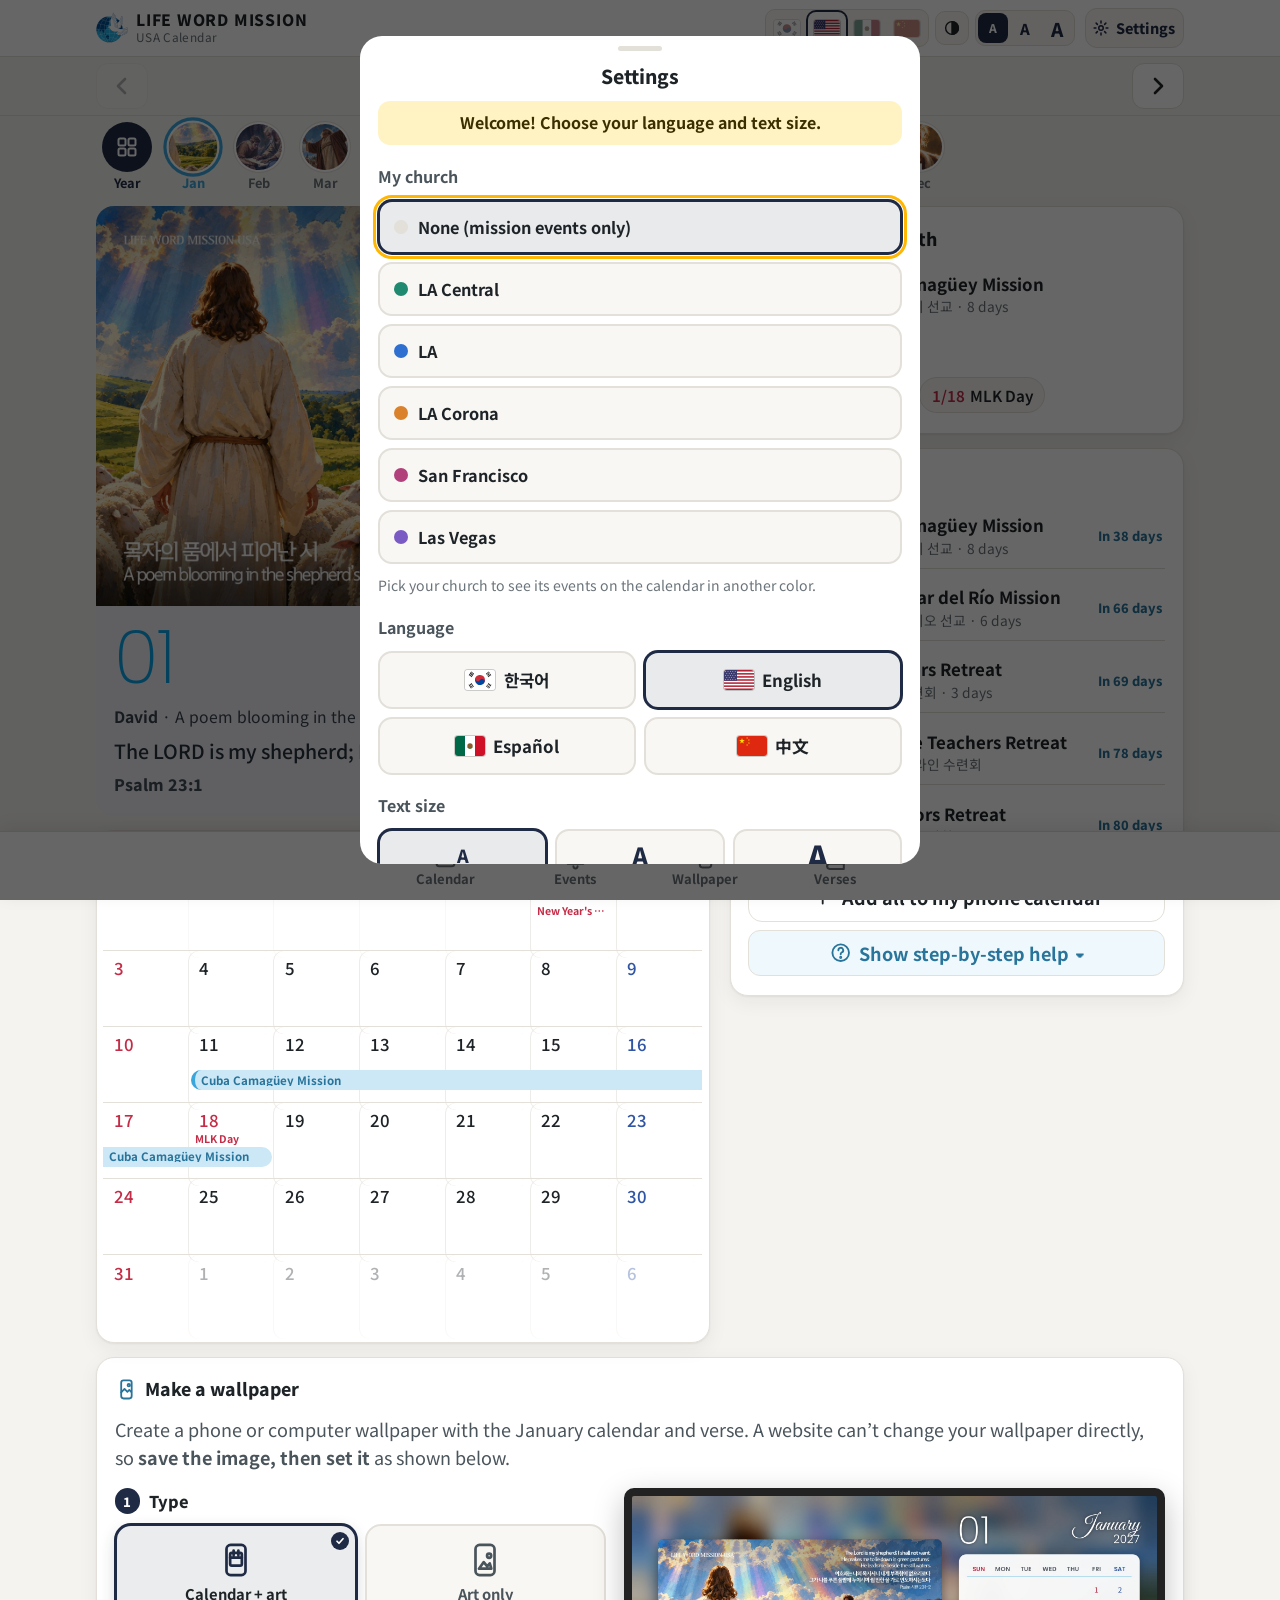
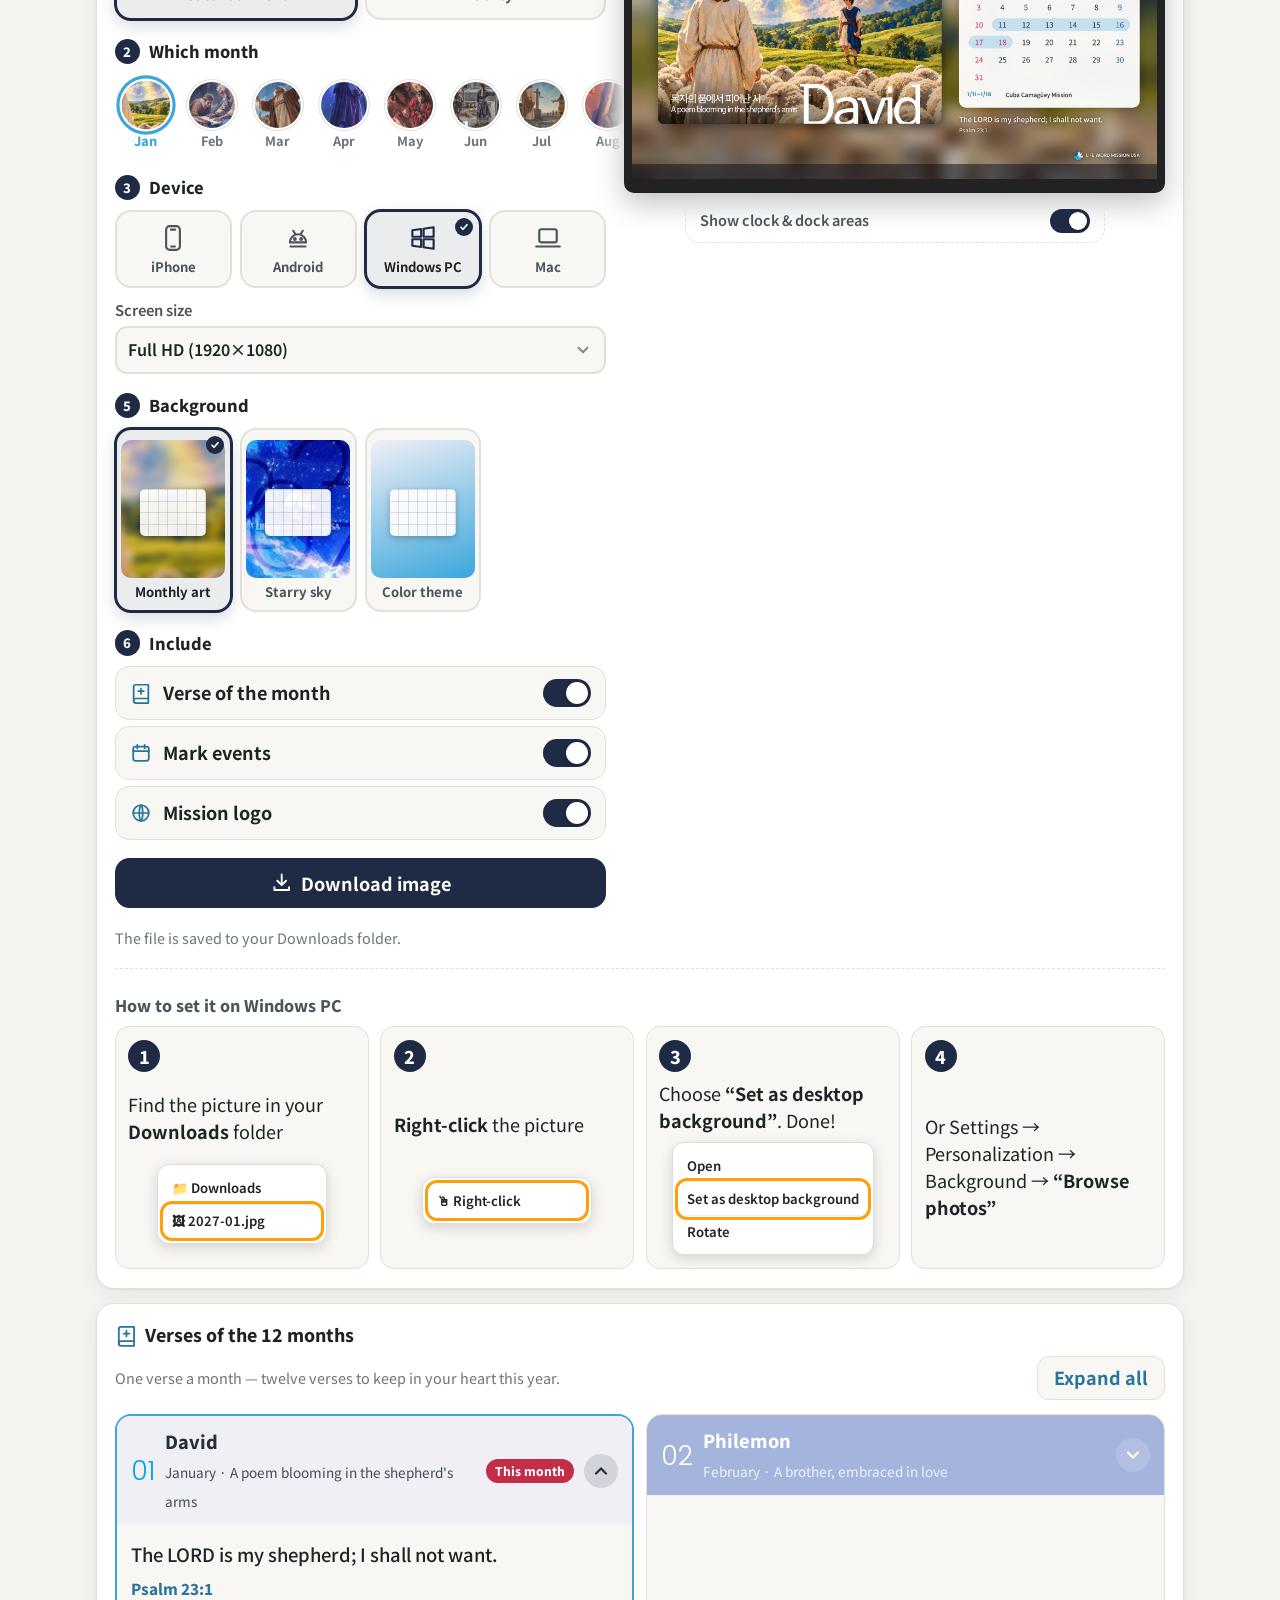
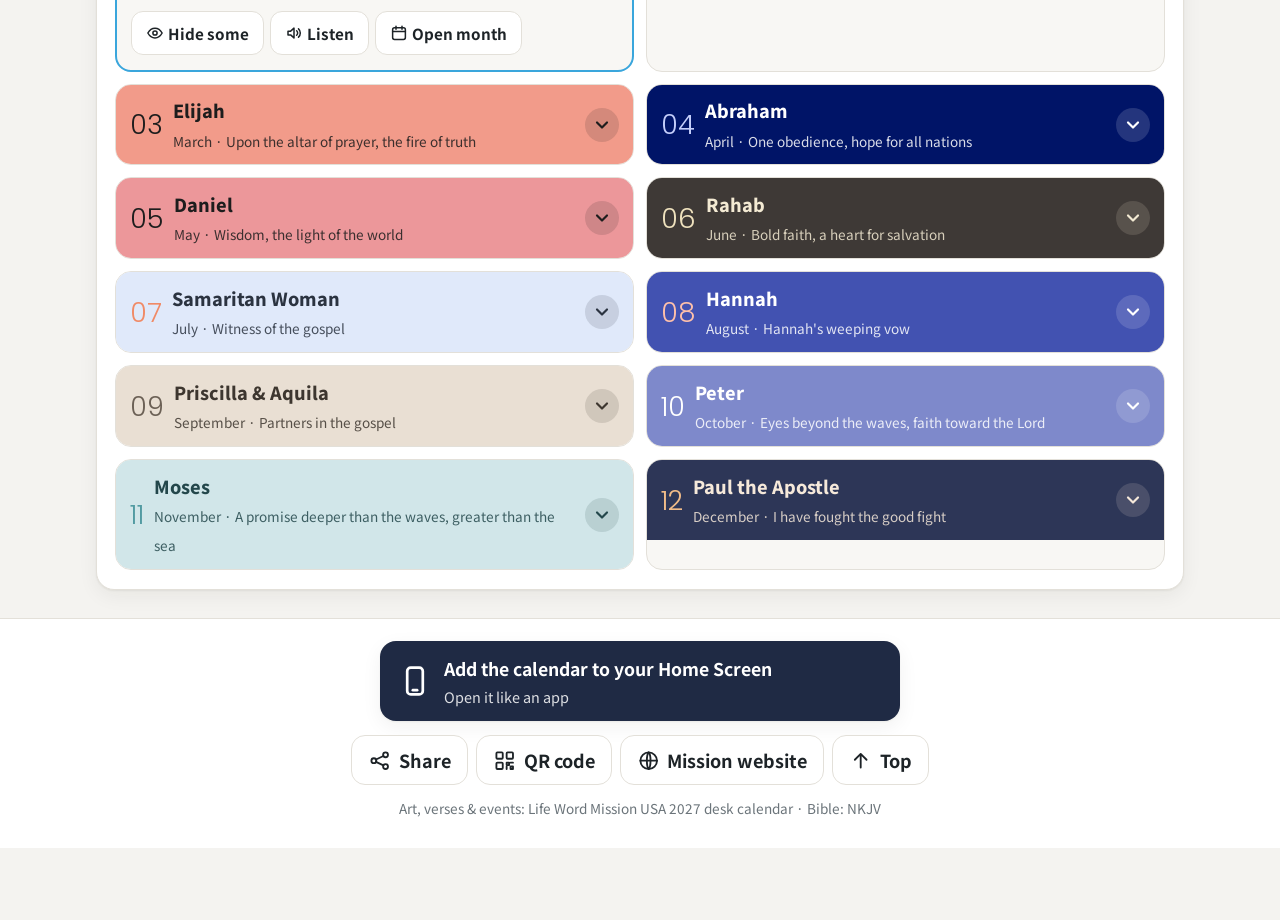
<file: index.html>
<!doctype html>
<html lang="ko">
<head>
  <meta charset="utf-8">
  <meta name="viewport" content="width=device-width, initial-scale=1, viewport-fit=cover">
  <title>2027 달력</title>
  <meta name="description" content="Life Word Mission USA · 2027 Calendar · Wallpapers">
  <meta property="og:type" content="website">
  <meta property="og:site_name" content="Life Word Mission USA">
  <meta property="og:title" content="Life Word Mission USA · 2027 Calendar">
  <meta property="og:description" content="Monthly verses, mission events and wallpapers">
  <meta property="og:url" content="https://ilhwan-moon.github.io/2027-jbchusa-callendar/">
  <meta property="og:image" content="https://ilhwan-moon.github.io/2027-jbchusa-callendar/og-image.jpg">
  <meta property="og:image:width" content="1200">
  <meta property="og:image:height" content="630">
  <meta name="twitter:card" content="summary_large_image">
  <meta name="robots" content="noindex, nofollow">
  <meta http-equiv="Cache-Control" content="no-cache">
  <meta name="build" content="20261119191551">
  <meta name="theme-color" content="#1f2a44">
  <link rel="manifest" href="manifest.webmanifest">
  <link rel="icon" href="favicon-32.png" type="image/png" sizes="32x32">
  <link rel="icon" href="icon-192.png" type="image/png" sizes="192x192">
  <link rel="apple-touch-icon" href="apple-touch-icon.png">
  <meta name="apple-mobile-web-app-capable" content="yes">
  <meta name="mobile-web-app-capable" content="yes">
  <meta name="apple-mobile-web-app-title" content="JBCHUSA">
  <meta name="apple-mobile-web-app-status-bar-style" content="default">
  <link rel="preconnect" href="https://fonts.googleapis.com">
  <link rel="preconnect" href="https://fonts.gstatic.com" crossorigin>
  <link href="https://fonts.googleapis.com/css2?family=Great+Vibes&family=Noto+Sans+KR:wght@400;500;700;800&family=Poppins:wght@200;300;500;600&display=swap" rel="stylesheet">
  <link rel="stylesheet" href="styles.css?v=20261119191551">
  <script>
    (function () { try { var m = localStorage.getItem('cal_theme') || ((document.cookie.match(/(?:^|;\s*)cal_theme=(light|dark)/) || [])[1]); if (m === 'light' || m === 'dark') document.documentElement.setAttribute('data-theme', m); } catch (e) {} })();
  </script>
  <script src="data.js?v=20261119191551"></script>
</head>
<body>
  <a class="skip" href="#main">본문으로</a>

  <header class="topbar" id="top">
    <div class="topbar-inner">
      <div class="brand">
        <img src="logo.png" alt="" width="38" height="38">
        <div>
          <div class="brand-name" data-i18n="church"></div>
          <div class="brand-sub" id="brandSub"></div>
        </div>
      </div>
      <button type="button" class="set-btn" id="setBtn" aria-haspopup="dialog"><span class="set-flag" id="setFlag"></span><span class="set-g" id="setG">가</span><span class="set-gear" aria-hidden="true"><svg viewBox="0 0 24 24"><path d="M6 9l6 6 6-6"/></svg></span><span class="set-cog" aria-hidden="true"><svg viewBox="0 0 24 24"><circle cx="12" cy="12" r="3"/><path d="M12 2.8v2.4M12 18.8v2.4M2.8 12h2.4M18.8 12h2.4M5.5 5.5l1.7 1.7M16.8 16.8l1.7 1.7M5.5 18.5l1.7-1.7M16.8 7.2l1.7-1.7"/></svg></span><span class="set-txt" id="setTxt"></span></button>
      <div class="controls">
        <div class="seg" role="group" aria-label="Language" id="langSeg">
          <button type="button" data-lang="ko" lang="ko" aria-label="한국어" title="한국어"><svg class="flag" width="26" height="17" viewBox="0 0 30 20" aria-hidden="true"><rect width="30" height="20" fill="#fff"/><g transform="translate(15 10) rotate(33.7)"><path d="M-5 0a5 5 0 0 1 10 0z" fill="#cd2e3a"/><path d="M-5 0a5 5 0 0 0 10 0z" fill="#0047a0"/><circle cx="-2.5" r="2.5" fill="#cd2e3a"/><circle cx="2.5" r="2.5" fill="#0047a0"/></g><g fill="#111"><g transform="translate(6.3 4.3) rotate(-56.3)"><rect x="-2.2" y="-1.6" width="4.4" height=".8"/><rect x="-2.2" y="-0.3" width="4.4" height=".8"/><rect x="-2.2" y="1.0" width="4.4" height=".8"/></g><g transform="translate(23.7 15.7) rotate(-56.3)"><rect x="-2.2" y="-1.6" width="1.9" height=".8"/><rect x=".3" y="-1.6" width="1.9" height=".8"/><rect x="-2.2" y="-0.3" width="1.9" height=".8"/><rect x=".3" y="-0.3" width="1.9" height=".8"/><rect x="-2.2" y="1.0" width="1.9" height=".8"/><rect x=".3" y="1.0" width="1.9" height=".8"/></g><g transform="translate(23.7 4.3) rotate(56.3)"><rect x="-2.2" y="-1.6" width="1.9" height=".8"/><rect x=".3" y="-1.6" width="1.9" height=".8"/><rect x="-2.2" y="-0.3" width="4.4" height=".8"/><rect x="-2.2" y="1.0" width="1.9" height=".8"/><rect x=".3" y="1.0" width="1.9" height=".8"/></g><g transform="translate(6.3 15.7) rotate(56.3)"><rect x="-2.2" y="-1.6" width="4.4" height=".8"/><rect x="-2.2" y="-0.3" width="1.9" height=".8"/><rect x=".3" y="-0.3" width="1.9" height=".8"/><rect x="-2.2" y="1.0" width="4.4" height=".8"/></g></g></svg></button>
          <button type="button" data-lang="en" lang="en" aria-label="English" title="English"><svg class="flag" width="26" height="17" viewBox="0 0 30 20" aria-hidden="true"><rect width="30" height="20" fill="#fff"/><rect y="0.00" width="30" height="1.54" fill="#b22234"/><rect y="3.08" width="30" height="1.54" fill="#b22234"/><rect y="6.15" width="30" height="1.54" fill="#b22234"/><rect y="9.23" width="30" height="1.54" fill="#b22234"/><rect y="12.31" width="30" height="1.54" fill="#b22234"/><rect y="15.38" width="30" height="1.54" fill="#b22234"/><rect y="18.46" width="30" height="1.54" fill="#b22234"/><rect width="13" height="10.77" fill="#3c3b6e"/><circle cx="1.6" cy="1.4" r=".45" fill="#fff"/><circle cx="4.0" cy="1.4" r=".45" fill="#fff"/><circle cx="6.4" cy="1.4" r=".45" fill="#fff"/><circle cx="8.8" cy="1.4" r=".45" fill="#fff"/><circle cx="11.2" cy="1.4" r=".45" fill="#fff"/><circle cx="2.8" cy="3.4" r=".45" fill="#fff"/><circle cx="5.2" cy="3.4" r=".45" fill="#fff"/><circle cx="7.6" cy="3.4" r=".45" fill="#fff"/><circle cx="10.0" cy="3.4" r=".45" fill="#fff"/><circle cx="1.6" cy="5.4" r=".45" fill="#fff"/><circle cx="4.0" cy="5.4" r=".45" fill="#fff"/><circle cx="6.4" cy="5.4" r=".45" fill="#fff"/><circle cx="8.8" cy="5.4" r=".45" fill="#fff"/><circle cx="11.2" cy="5.4" r=".45" fill="#fff"/><circle cx="2.8" cy="7.4" r=".45" fill="#fff"/><circle cx="5.2" cy="7.4" r=".45" fill="#fff"/><circle cx="7.6" cy="7.4" r=".45" fill="#fff"/><circle cx="10.0" cy="7.4" r=".45" fill="#fff"/><circle cx="1.6" cy="9.4" r=".45" fill="#fff"/><circle cx="4.0" cy="9.4" r=".45" fill="#fff"/><circle cx="6.4" cy="9.4" r=".45" fill="#fff"/><circle cx="8.8" cy="9.4" r=".45" fill="#fff"/><circle cx="11.2" cy="9.4" r=".45" fill="#fff"/></svg></button>
          <button type="button" data-lang="es" lang="es" aria-label="Español" title="Español"><svg class="flag" width="26" height="17" viewBox="0 0 30 20" aria-hidden="true"><rect width="10" height="20" fill="#006847"/><rect x="10" width="10" height="20" fill="#fff"/><rect x="20" width="10" height="20" fill="#ce1126"/><circle cx="15" cy="10" r="2.7" fill="#8c5a2b"/><path d="M12.6 11.4q2.4 2.2 4.8 0" fill="none" stroke="#2e7d32" stroke-width=".7"/></svg></button>
          <button type="button" data-lang="zh" lang="zh" aria-label="中文" title="中文"><svg class="flag" width="26" height="17" viewBox="0 0 30 20" aria-hidden="true"><rect width="30" height="20" fill="#de2910"/><polygon fill="#ffde00" points="5.00,2.00 5.67,4.08 7.85,4.07 6.08,5.35 6.76,7.43 5.00,6.14 3.24,7.43 3.92,5.35 2.15,4.07 4.33,4.08"/><polygon fill="#ffde00" points="10.39,1.08 10.33,1.80 11.00,2.09 10.29,2.25 10.22,2.97 9.85,2.35 9.14,2.52 9.62,1.97 9.25,1.34 9.91,1.63"/><polygon fill="#ffde00" points="12.72,3.31 12.38,3.95 12.88,4.47 12.17,4.34 11.83,4.98 11.73,4.26 11.01,4.14 11.66,3.82 11.56,3.10 12.07,3.63"/><polygon fill="#ffde00" points="12.94,6.66 12.37,7.10 12.62,7.79 12.01,7.38 11.44,7.83 11.64,7.13 11.04,6.72 11.77,6.70 11.97,6.00 12.21,6.68"/><polygon fill="#ffde00" points="10.36,8.07 10.32,8.79 11.00,9.05 10.30,9.24 10.26,9.97 9.86,9.35 9.16,9.54 9.62,8.98 9.22,8.37 9.90,8.63"/></svg></button>
        </div>
        <button type="button" class="theme-btn" id="themeBtn"><span class="ico" id="themeIco" aria-hidden="true"></span><span class="sr" id="themeLabel"></span></button>
        <div class="sizeseg" role="group" id="sizeSeg">
          <button type="button" data-size="1"><span class="g g1" aria-hidden="true">가</span></button>
          <button type="button" data-size="2"><span class="g g2" aria-hidden="true">가</span></button>
          <button type="button" data-size="3"><span class="g g3" aria-hidden="true">가</span></button>
        </div>
      </div>
    </div>
  </header>


  <div class="monthbar">
    <div class="monthbar-inner">
      <button type="button" class="mb-arrow" id="prevMonth"><svg viewBox="0 0 24 24" aria-hidden="true"><path d="M15 5l-7 7 7 7"/></svg><span class="sr" data-i18n="prevMonth"></span></button>
      <div class="mb-center">
        <div class="mb-title" id="monthTitle">&nbsp;</div>
      </div>
      <button type="button" class="mb-arrow" id="nextMonth"><span class="sr" data-i18n="nextMonth"></span><svg viewBox="0 0 24 24" aria-hidden="true"><path d="M9 5l7 7-7 7"/></svg></button>
    </div>
  </div>

  <main id="main" class="wrap">
    <div class="strip" id="strip" role="tablist"></div>
    <div class="grid">
      <div class="col-main">
        <section id="sec-cal" aria-labelledby="h-cal">
          <h2 class="sr" id="h-cal" data-i18n="calendar"></h2>
          <button type="button" class="art" id="artBtn">
            <img id="artImg" alt="" width="1400" height="913">
          </button>
          <div class="banner" id="banner">
            <div class="banner-top">
              <div class="bn-num" id="bnNum">01</div>
              <div class="bn-script"><span id="bnScript">January</span><span class="bn-year">2027</span></div>
            </div>
            <p class="bn-theme"><b id="bnFig"></b> · <span id="bnTheme"></span></p>
            <blockquote class="bn-verse" id="bnVerse"></blockquote>
            <p class="bn-ref" id="bnRef"></p>
          </div>

          <div class="card calcard" id="calCard">
            <div class="dow" id="dow"></div>
            <div class="weeks" id="weeks"></div>
            <p class="swipe-hint" data-i18n="swipeHint"></p>
          </div>

          <div class="card daydetail" id="dayDetail" aria-live="polite"></div>
        </section>
      </div>

      <div class="col-side">
        <section class="card" id="sec-events" aria-labelledby="h-events">
          <h2 class="eyebrow" id="h-events"><span class="ico" data-ico="calendar"></span><span data-i18n="monthEvents"></span></h2>
          <ul class="ev-list" id="evList"></ul>
          <div id="holBlock">
            <h3 class="sub2" data-i18n="holidays"></h3>
            <ul class="hol-list" id="holList"></ul>
          </div>
        </section>

        <section class="card church" id="sec-church" aria-labelledby="h-church" hidden>
          <h2 class="eyebrow" id="h-church"><span class="ico" data-ico="church"></span><span id="churchTitle"></span></h2>
          <p class="ch-status" id="churchStatus"></p>
          <ul class="ev-list ch-list" id="churchList"></ul>
          <a class="btn wide" id="churchSub" target="_blank" rel="noopener" hidden><span class="ico" data-ico="plus"></span><span data-i18n="subscribe"></span></a>
        </section>

        <section class="card" id="sec-upcoming" aria-labelledby="h-up">
          <h2 class="eyebrow" id="h-up"><span class="ico" data-ico="bell"></span><span data-i18n="upcoming"></span></h2>
          <ul class="ev-list up" id="upList"></ul>
          <button type="button" class="btn wide" id="icsBtn"><span class="ico" data-ico="plus"></span><span data-i18n="addAll"></span></button>
          <button type="button" class="help-toggle" id="icsHelpBtn" aria-expanded="false" aria-controls="icsHelp"><span class="ico" data-ico="help"></span><span id="icsHelpTxt"></span><span class="chev" aria-hidden="true">▾</span></button>
          <div class="ics-help" id="icsHelp" hidden></div>
        </section>
      </div>
    </div>

    <!-- 배경화면 만들기 -->
    <section class="card wall" id="sec-wall" aria-labelledby="h-wall">
      <h2 class="eyebrow" id="h-wall"><span class="ico" data-ico="image"></span><span data-i18n="wallTitle"></span></h2>
      <p class="wall-lead" id="wallLead"></p>

      <div class="wall-grid">
        <div class="wall-opts">
          <fieldset class="opt">
            <legend data-i18n="kind"></legend>
            <div class="tiles two" id="kindSeg"></div>
          </fieldset>

          <fieldset class="opt">
            <legend data-i18n="whichMonth"></legend>
            <div class="strip wallmo" id="wallMo" role="tablist"></div>
          </fieldset>

          <fieldset class="opt">
            <legend data-i18n="device"></legend>
            <div class="tiles four" id="devSeg"></div>
            <label class="sel"><span data-i18n="size"></span>
              <select id="sizeSel"></select>
            </label>
          </fieldset>

          <fieldset class="opt" id="picOpt">
            <legend data-i18n="picture"></legend>
            <div class="tiles three" id="picSeg"></div>
            <div class="seg2" id="fitSeg"></div>
          </fieldset>

          <fieldset class="opt" id="bgOpt">
            <legend data-i18n="background"></legend>
            <div class="tiles four sw" id="bgSeg"></div>
          </fieldset>

          <fieldset class="opt" id="incOpt">
            <legend data-i18n="include"></legend>
            <div class="tgs">
              <label class="tg"><span class="ico" data-ico="book"></span><span class="tg-t" data-i18n="optVerse"></span><input type="checkbox" id="optVerse" checked><span class="tg-sw" aria-hidden="true"></span></label>
              <label class="tg"><span class="ico" data-ico="calendar"></span><span class="tg-t" data-i18n="optEvents"></span><input type="checkbox" id="optEvents" checked><span class="tg-sw" aria-hidden="true"></span></label>
              <label class="tg"><span class="ico" data-ico="globe"></span><span class="tg-t" data-i18n="optLogo"></span><input type="checkbox" id="optLogo" checked><span class="tg-sw" aria-hidden="true"></span></label>
            </div>
          </fieldset>

          <div class="wall-actions">
            <button type="button" class="btn primary wide" id="saveBtn"><span class="ico" data-ico="download"></span><span id="saveTxt"></span></button>
            <button type="button" class="btn wide" id="dlBtn" hidden><span class="ico" data-ico="download"></span><span data-i18n="download"></span></button>
            <p class="hint" id="saveHint"></p>
          </div>
        </div>

        <div class="wall-preview">
          <div class="frame" id="frame">
            <img id="wallImg" alt="">
            <div class="safe" id="safe" aria-hidden="true">
              <div class="safe-clock"><small id="safeDate"></small><b>9:41</b></div>
              <div class="safe-dock"></div>
            </div>
            <div class="wall-loading" id="wallLoading" data-i18n="making"></div>
          </div>
          <label class="tg sm"><span class="tg-t" data-i18n="showSafe"></span><input type="checkbox" id="optSafe" checked><span class="tg-sw" aria-hidden="true"></span></label>
          <div class="pos" id="posBox" hidden>
            <p class="pos-title"><b data-i18n="posTitle"></b><button type="button" class="pos-reset" id="posReset" data-i18n="posReset"></button></p>
            <p class="hint" data-i18n="posHint"></p>
            <label class="rng"><span data-i18n="posX"></span><input type="range" id="posX" min="0" max="100" step="1"></label>
            <label class="rng"><span data-i18n="posZ"></span><input type="range" id="posZ" min="100" max="250" step="5"></label>
            <label class="rng" id="posYRow"><span data-i18n="posY"></span><input type="range" id="posY" min="0" max="100" step="1"></label>
            <p class="hint" id="posYHint" data-i18n="posYHint"></p>
          </div>
        </div>
      </div>

      <div class="guide" id="guide"></div>
    </section>

    <section class="card verses" id="sec-verse" aria-labelledby="h-verse">
      <h2 class="eyebrow" id="h-verse"><span class="ico" data-ico="book"></span><span data-i18n="verseTitle"></span></h2>
      <div class="vs-bar"><p class="hint vs-lead" data-i18n="verseLead"></p><button type="button" class="vs-all" id="vsAll" aria-pressed="false"></button></div>
      <ol class="vs-list" id="vsList"></ol>
    </section>
  </main>

  <footer class="foot">
    <div class="wrap foot-inner">
      <button type="button" class="install-btn" id="installBtn" hidden>
        <span class="ico" data-ico="phone"></span>
        <span class="install-txt"><b data-i18n="installTitle"></b><small data-i18n="installSub"></small></span>
      </button>
      <div class="foot-actions">
        <button type="button" class="btn" id="shareBtn"><span class="ico" data-ico="share"></span><span data-i18n="share"></span></button>
        <button type="button" class="btn" id="qrBtn"><span class="ico" data-ico="qr"></span><span data-i18n="qr"></span></button>
        <a class="btn" href="https://www.jbchusa.org/" target="_blank" rel="noopener"><span class="ico" data-ico="globe"></span><span data-i18n="website"></span></a>
        <a class="btn" href="#top"><span class="ico" data-ico="up"></span><span data-i18n="toTop"></span></a>
      </div>
      <p class="foot-meta" data-i18n="source"></p>
    </div>
  </footer>

  <nav class="bottomnav" id="bottomnav" aria-label="Menu"></nav>

  <dialog id="artDialog" class="artdlg">
    <img id="artFull" alt="">
    <button type="button" class="btn" id="artClose" data-i18n="close"></button>
  </dialog>

  <dialog id="qrDialog">
    <div class="qr-box">
      <p class="qr-title" data-i18n="qrTitle"></p>
      <div id="qrCode"></div>
      <p class="qr-url" id="qrUrl"></p>
      <button type="button" class="btn" id="qrClose" data-i18n="close"></button>
    </div>
  </dialog>

  <dialog id="yearDialog" class="yeardlg" aria-labelledby="yearTitle">
    <div class="yr-head"><b id="yearTitle"></b><button type="button" class="btn" id="yearClose" data-i18n="close"></button></div>
    <p class="yr-legend" id="yearLegend"></p>
    <div class="yr-grid" id="yearGrid"></div>
  </dialog>

  <dialog id="setDialog" class="sheet" aria-labelledby="setTitle">
    <div class="sheet-box">
      <div class="sheet-grip" aria-hidden="true"></div>
      <p class="sheet-title" id="setTitle"></p>
      <p class="sheet-welcome" id="setWelcome" hidden></p>
      <h3 class="sheet-h" id="setHChurch"></h3>
      <div class="set-church" id="setChurch"></div>
      <p class="sheet-note" id="setChurchNote"></p>
      <h3 class="sheet-h" id="setHLang"></h3>
      <div class="set-langs" id="setLangs"></div>
      <h3 class="sheet-h" id="setHSize"></h3>
      <div class="set-sizes" id="setSizes"></div>
      <h3 class="sheet-h" id="setHTheme"></h3>
      <div class="set-themes" id="setThemes"></div>
      <button type="button" class="btn primary wide" id="setDone"></button>
    </div>
  </dialog>

  <dialog id="installDialog">
    <div class="ins-box">
      <p class="ins-title" id="insTitle"></p>
      <ol class="ins-steps" id="insSteps"></ol>
      <button type="button" class="btn primary" id="insClose" data-i18n="ok"></button>
    </div>
  </dialog>

  <div class="toast" id="toast" role="status" aria-live="polite"></div>

  <script src="icshelp.js?v=20261119191551"></script>
  <script src="wallpaper.js?v=20261119191551"></script>
  <script src="app.js?v=20261119191551"></script>
</body>
</html>
</file>
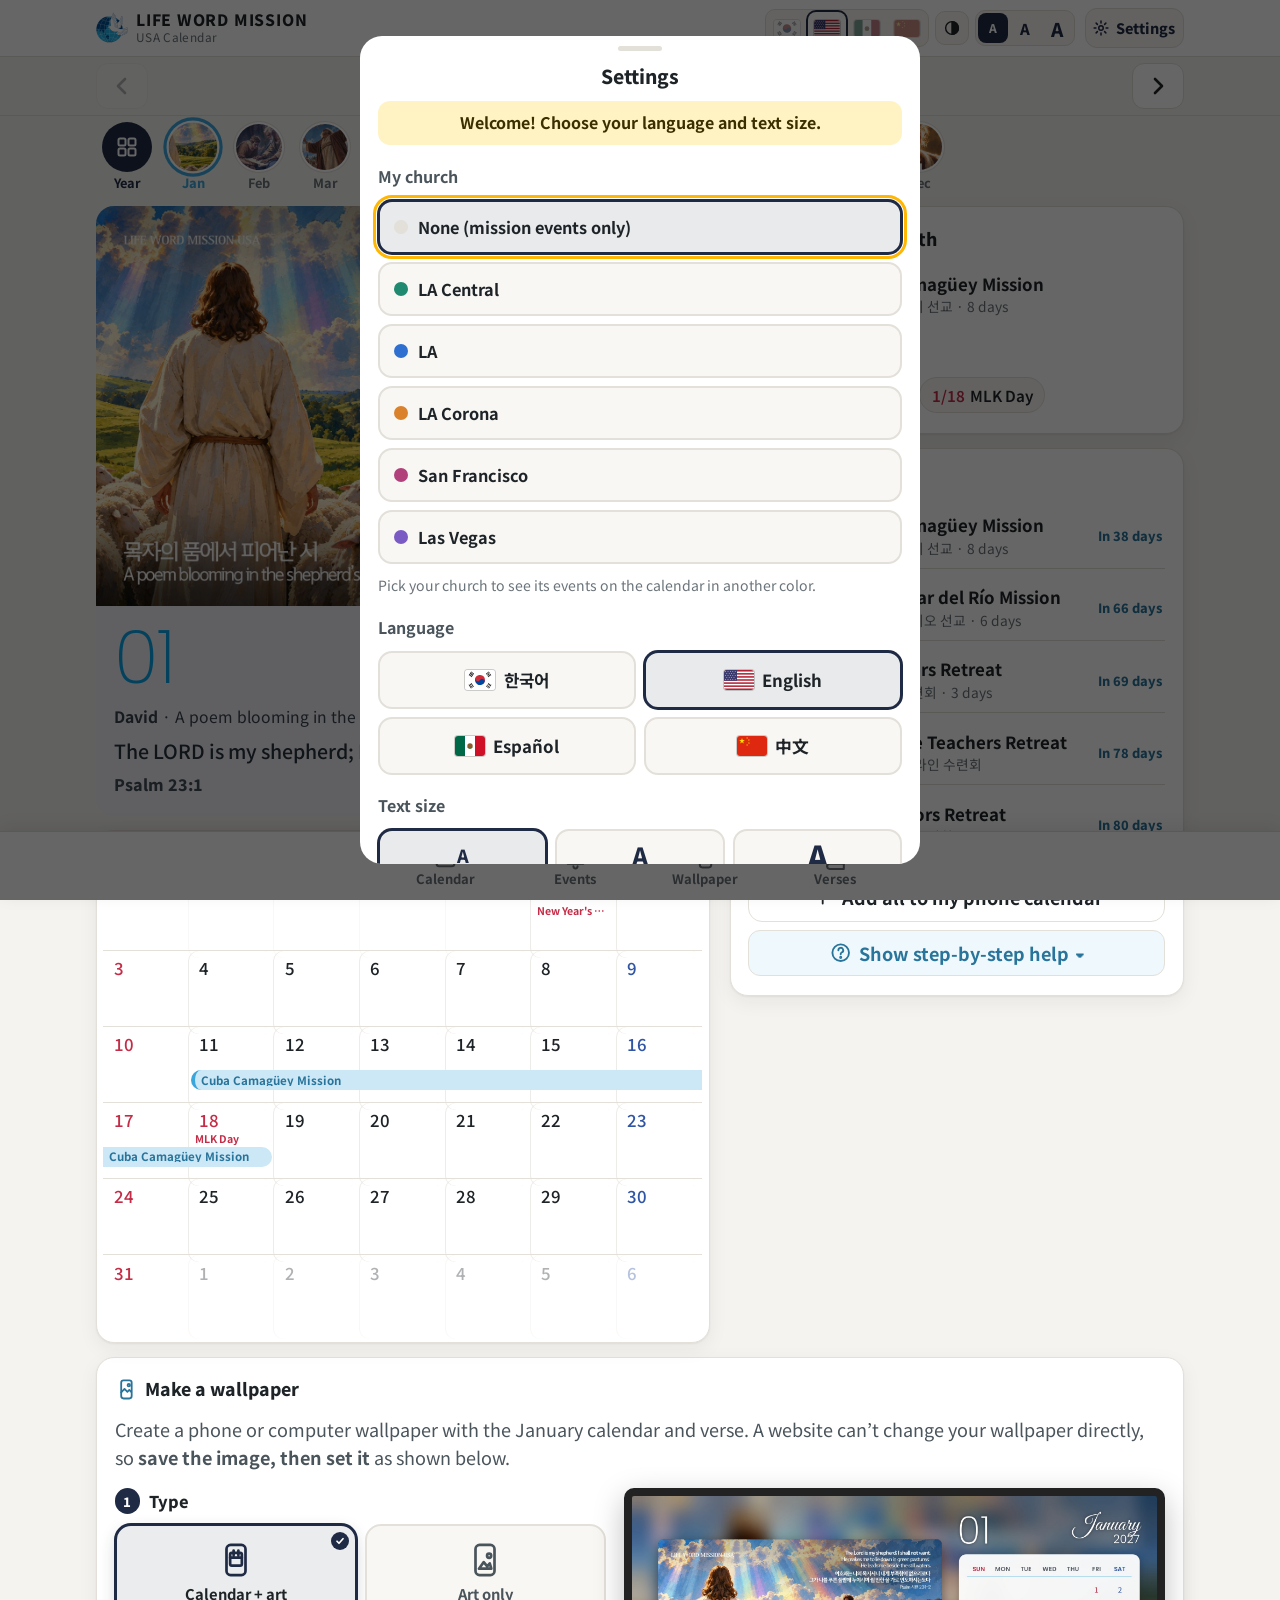
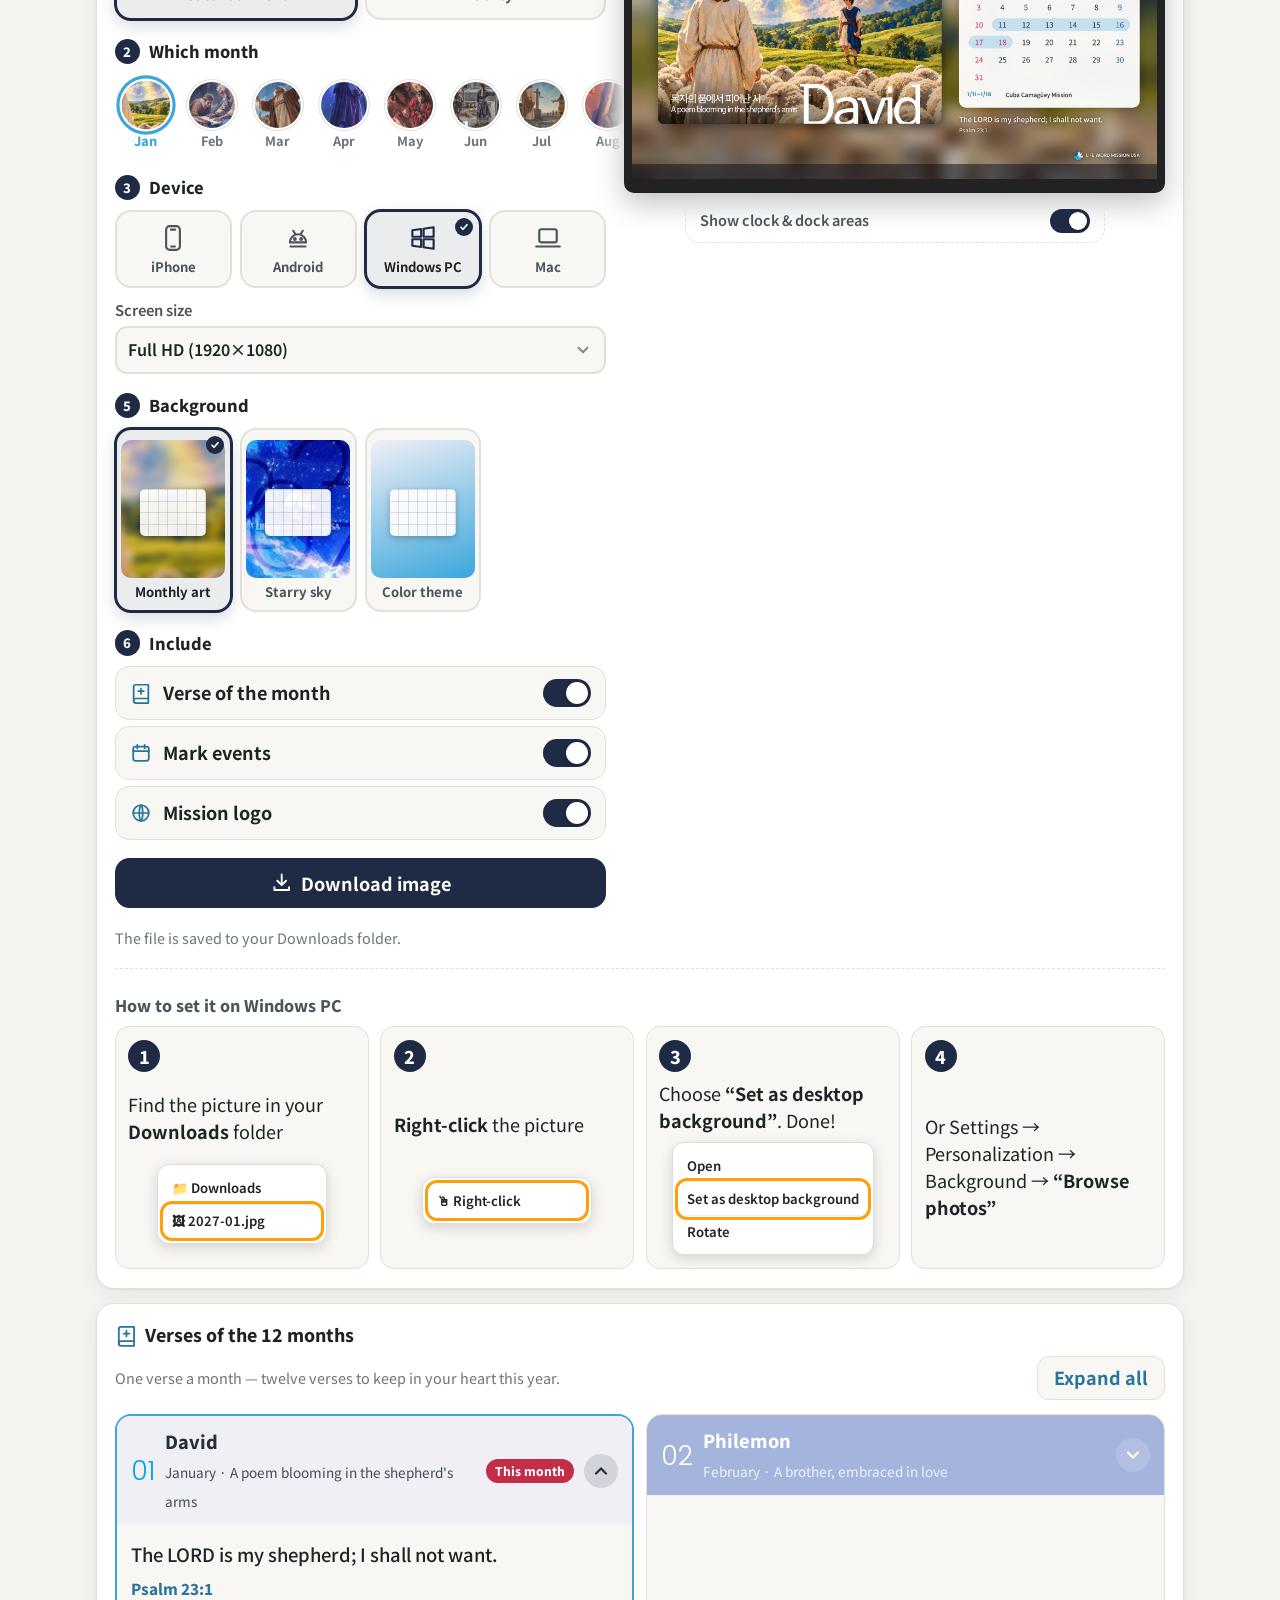
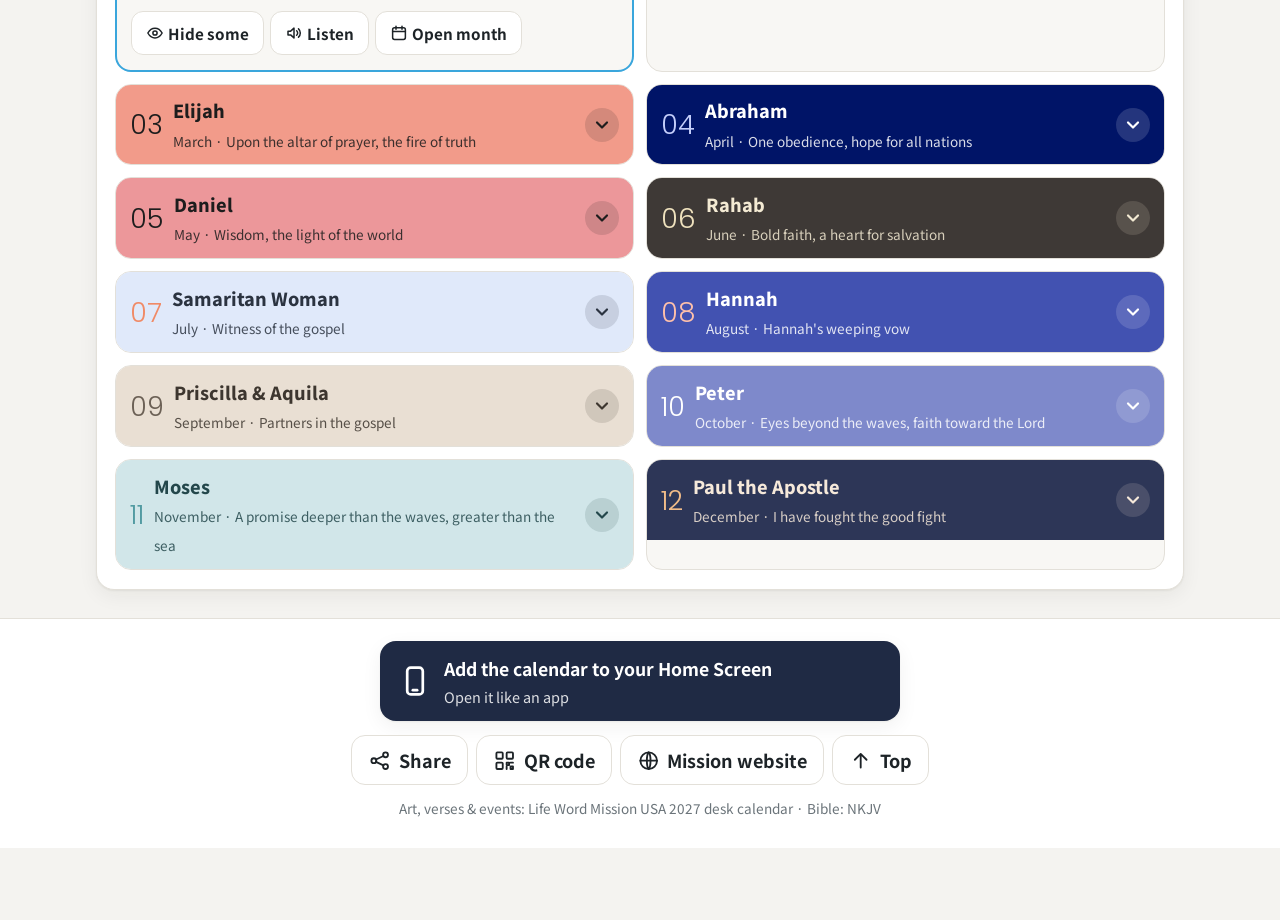
<file: en/index.html>
<!doctype html>
<html lang="en">
<head>
  <meta charset="utf-8">
  <meta name="viewport" content="width=device-width, initial-scale=1">
  <title>Calendar 2027</title>
  <meta name="robots" content="noindex, nofollow">
  <meta property="og:type" content="website">
  <meta property="og:site_name" content="Life Word Mission USA">
  <meta property="og:title" content="Calendar 2027">
  <meta property="og:description" content="Life Word Mission USA · Calendar & wallpapers">
  <meta property="og:url" content="https://ilhwan-moon.github.io/2027-jbchusa-callendar/en/">
  <meta property="og:image" content="https://ilhwan-moon.github.io/2027-jbchusa-callendar/og-image.jpg">
  <meta property="og:image:width" content="1200">
  <meta property="og:image:height" content="630">
  <link rel="icon" href="../favicon-32.png" type="image/png">
  <meta http-equiv="refresh" content="0; url=../?lang=en">
  <script>location.replace('../?lang=en' + (location.hash || ''));</script>
  <style>body{margin:0;font-family:system-ui,sans-serif;display:grid;place-items:center;min-height:100vh;background:#f4f3f0;color:#1d2327}a{color:#1f2a44;font-size:18px}</style>
</head>
<body><a href="../?lang=en">Calendar 2027 →</a></body>
</html>
</file>
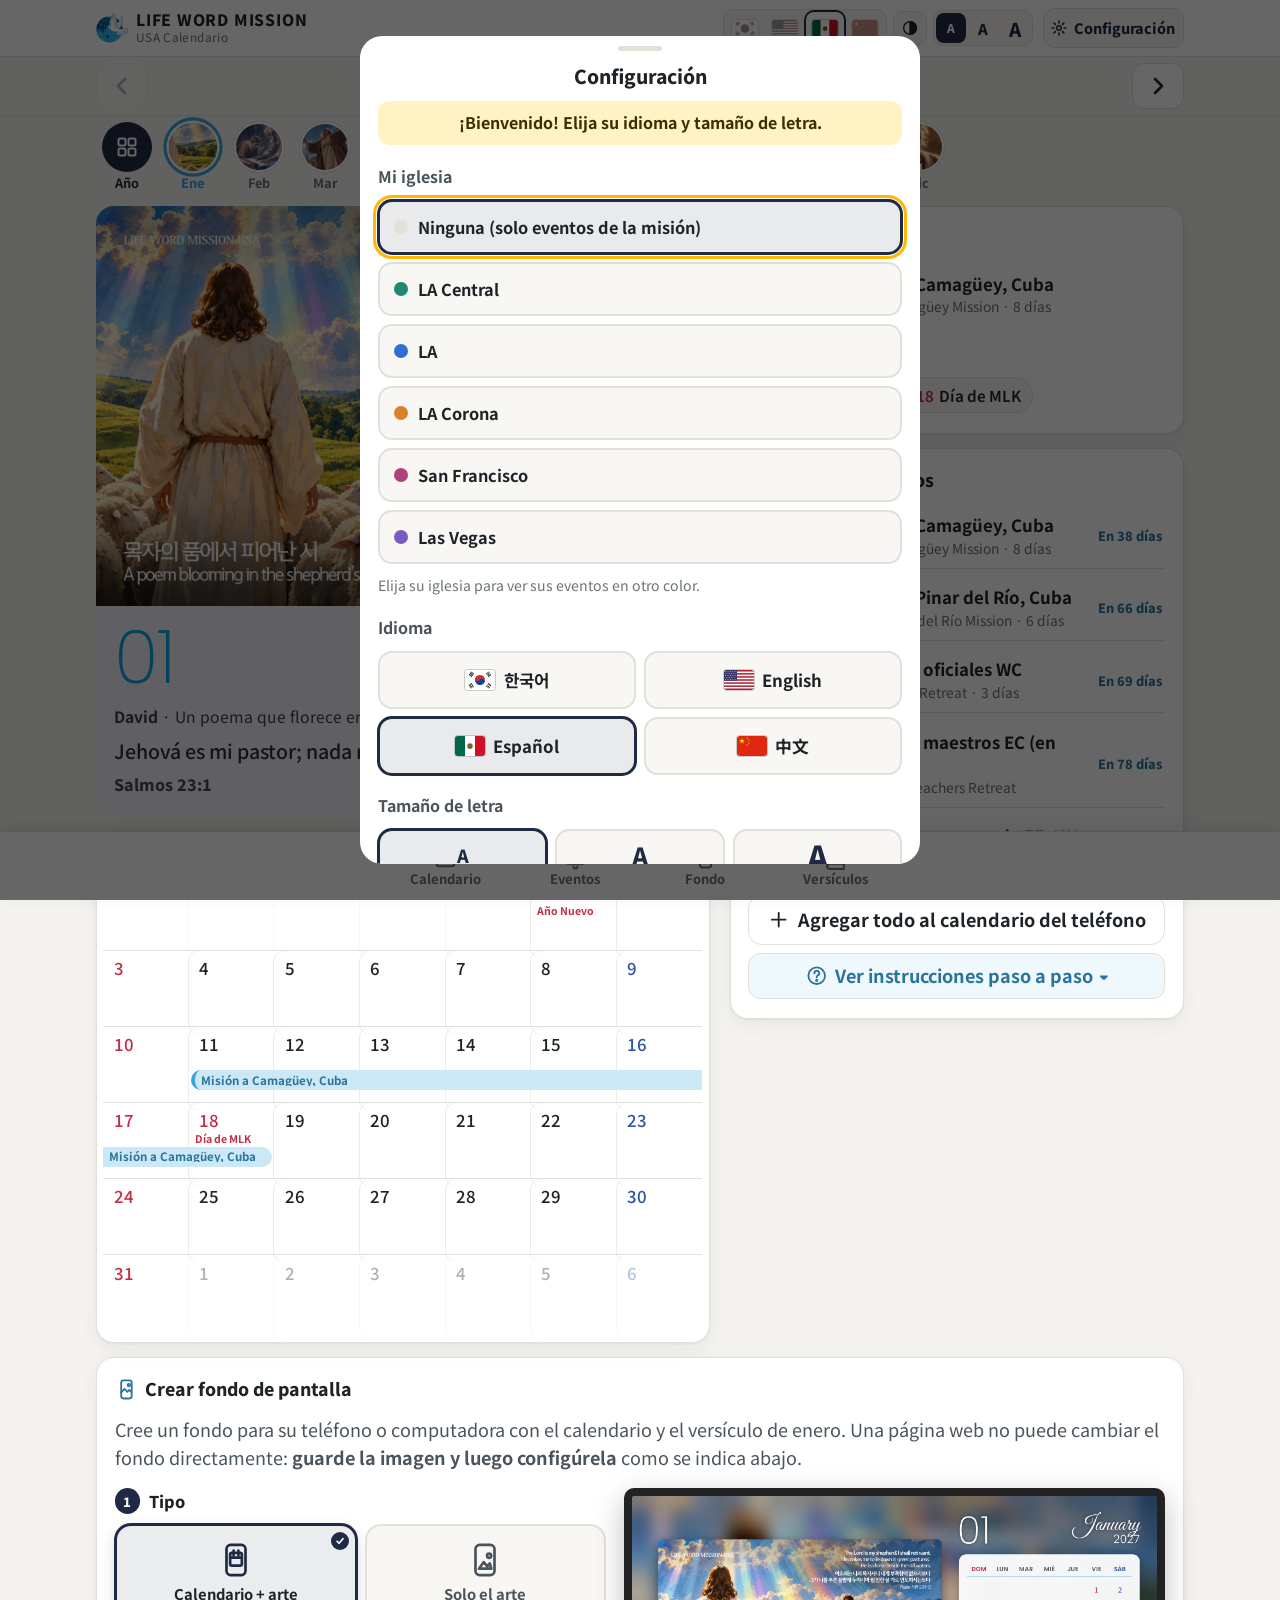
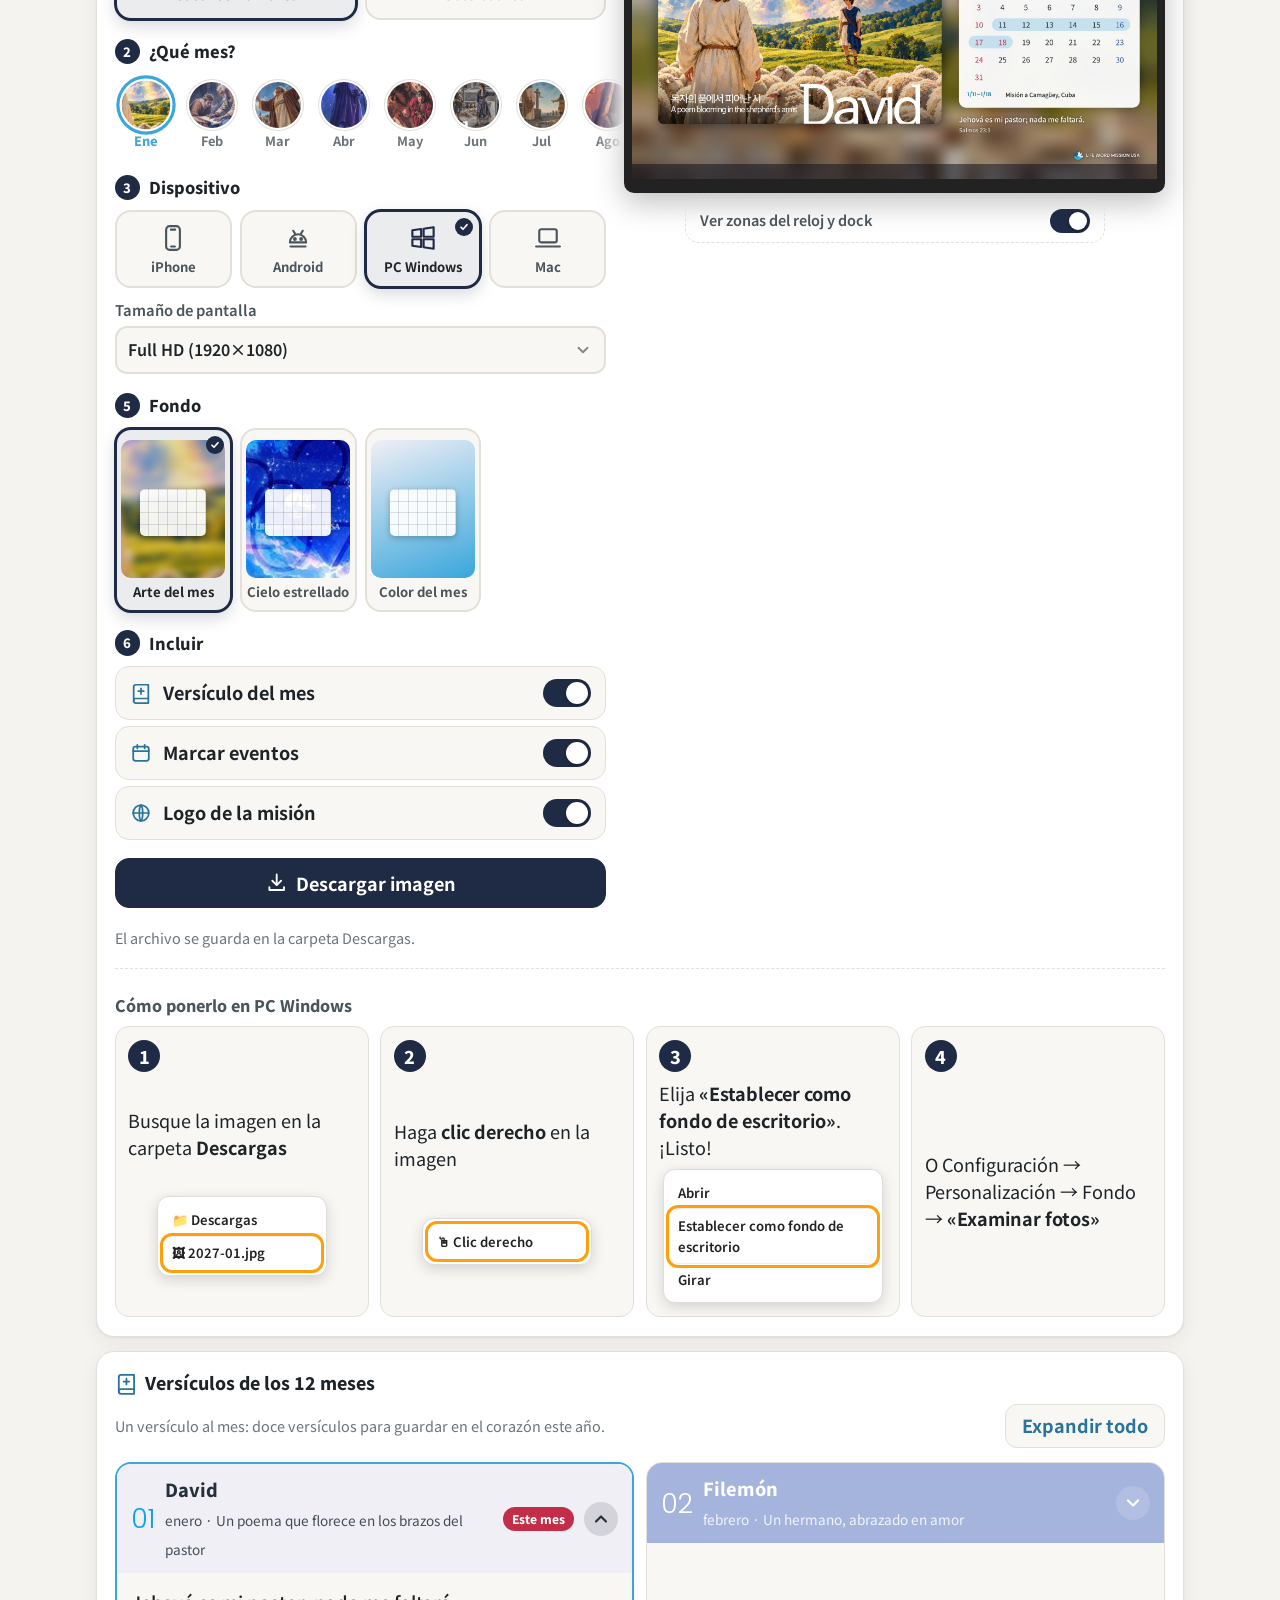
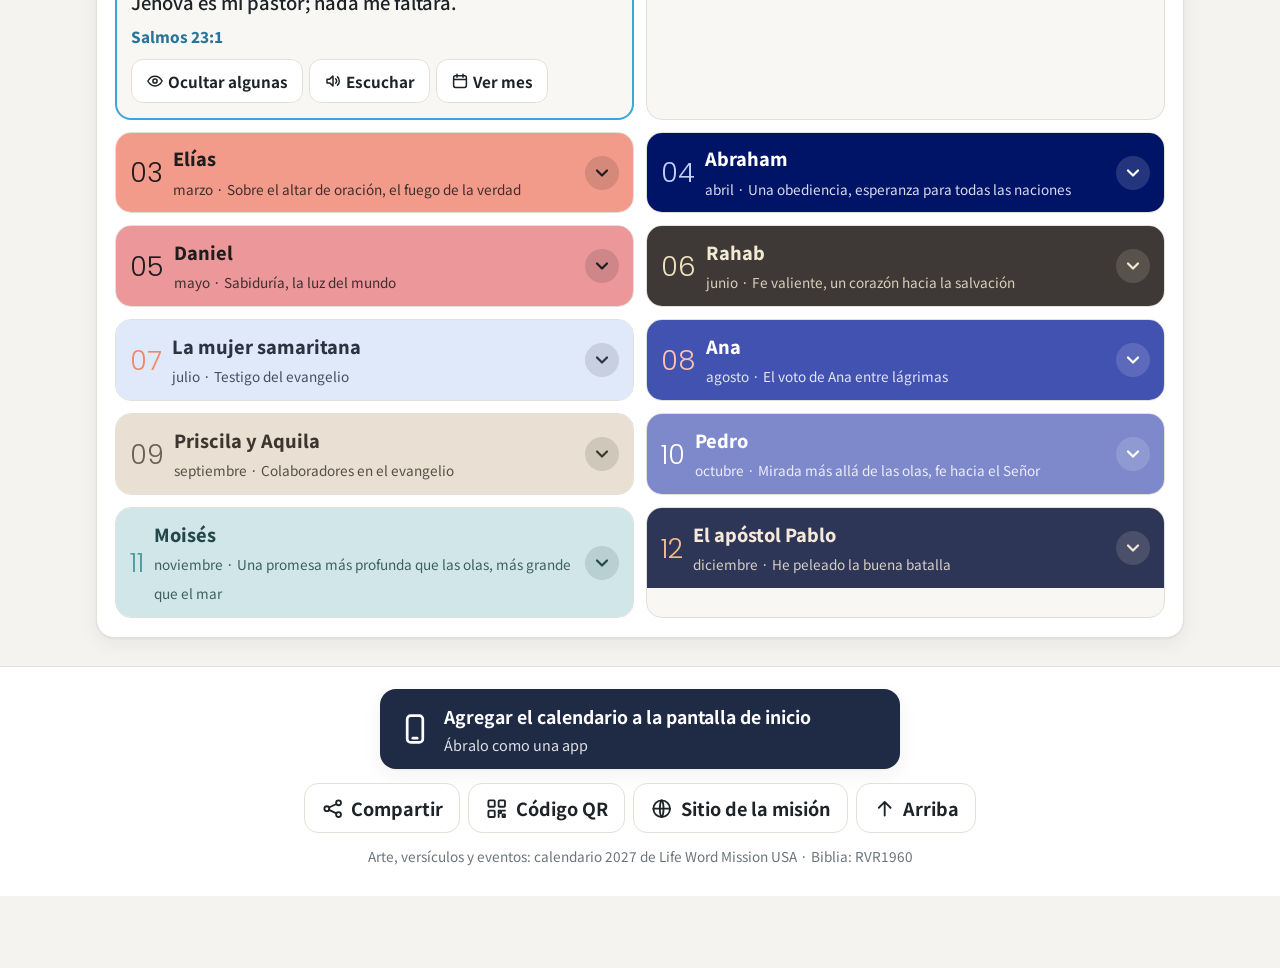
<file: es/index.html>
<!doctype html>
<html lang="es">
<head>
  <meta charset="utf-8">
  <meta name="viewport" content="width=device-width, initial-scale=1">
  <title>Calendario 2027</title>
  <meta name="robots" content="noindex, nofollow">
  <meta property="og:type" content="website">
  <meta property="og:site_name" content="Life Word Mission USA">
  <meta property="og:title" content="Calendario 2027">
  <meta property="og:description" content="Life Word Mission USA · Calendario y fondos">
  <meta property="og:url" content="https://ilhwan-moon.github.io/2027-jbchusa-callendar/es/">
  <meta property="og:image" content="https://ilhwan-moon.github.io/2027-jbchusa-callendar/og-image.jpg">
  <meta property="og:image:width" content="1200">
  <meta property="og:image:height" content="630">
  <link rel="icon" href="../favicon-32.png" type="image/png">
  <meta http-equiv="refresh" content="0; url=../?lang=es">
  <script>location.replace('../?lang=es' + (location.hash || ''));</script>
  <style>body{margin:0;font-family:system-ui,sans-serif;display:grid;place-items:center;min-height:100vh;background:#f4f3f0;color:#1d2327}a{color:#1f2a44;font-size:18px}</style>
</head>
<body><a href="../?lang=es">Calendario 2027 →</a></body>
</html>
</file>
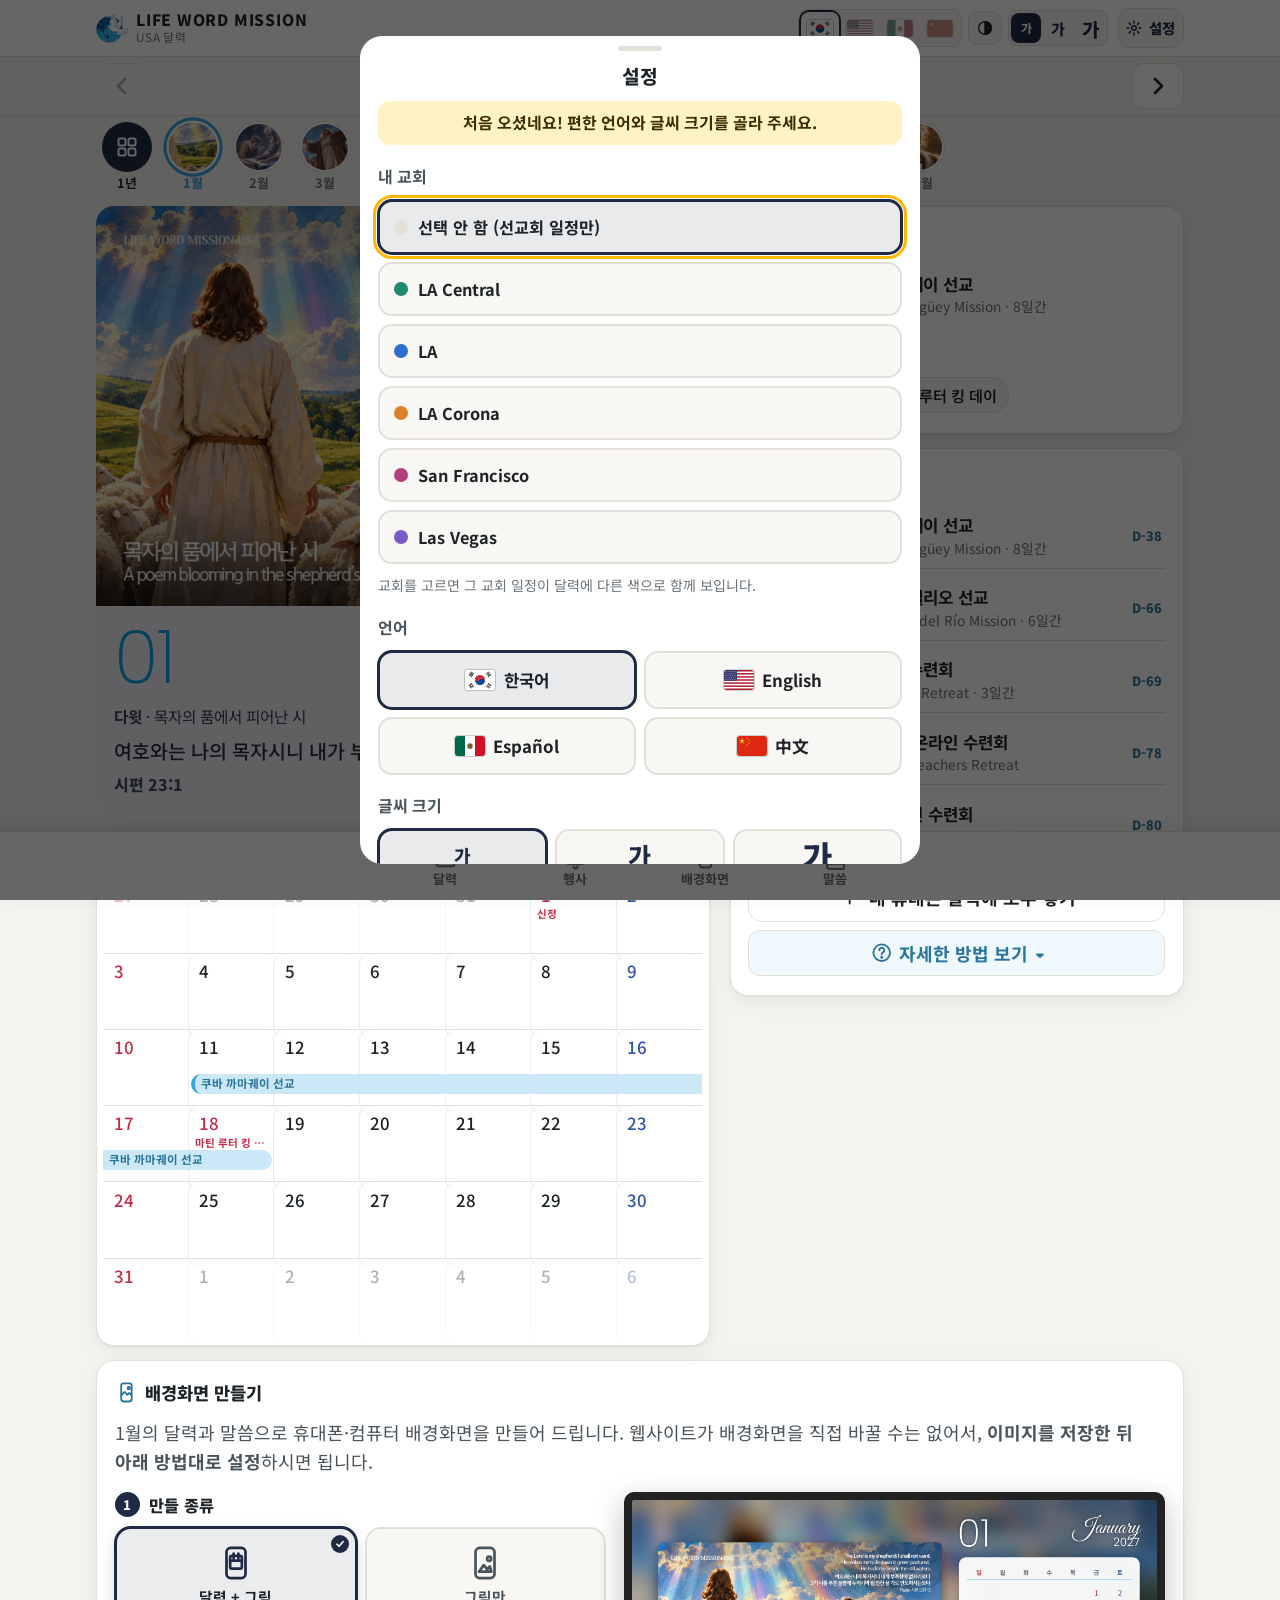
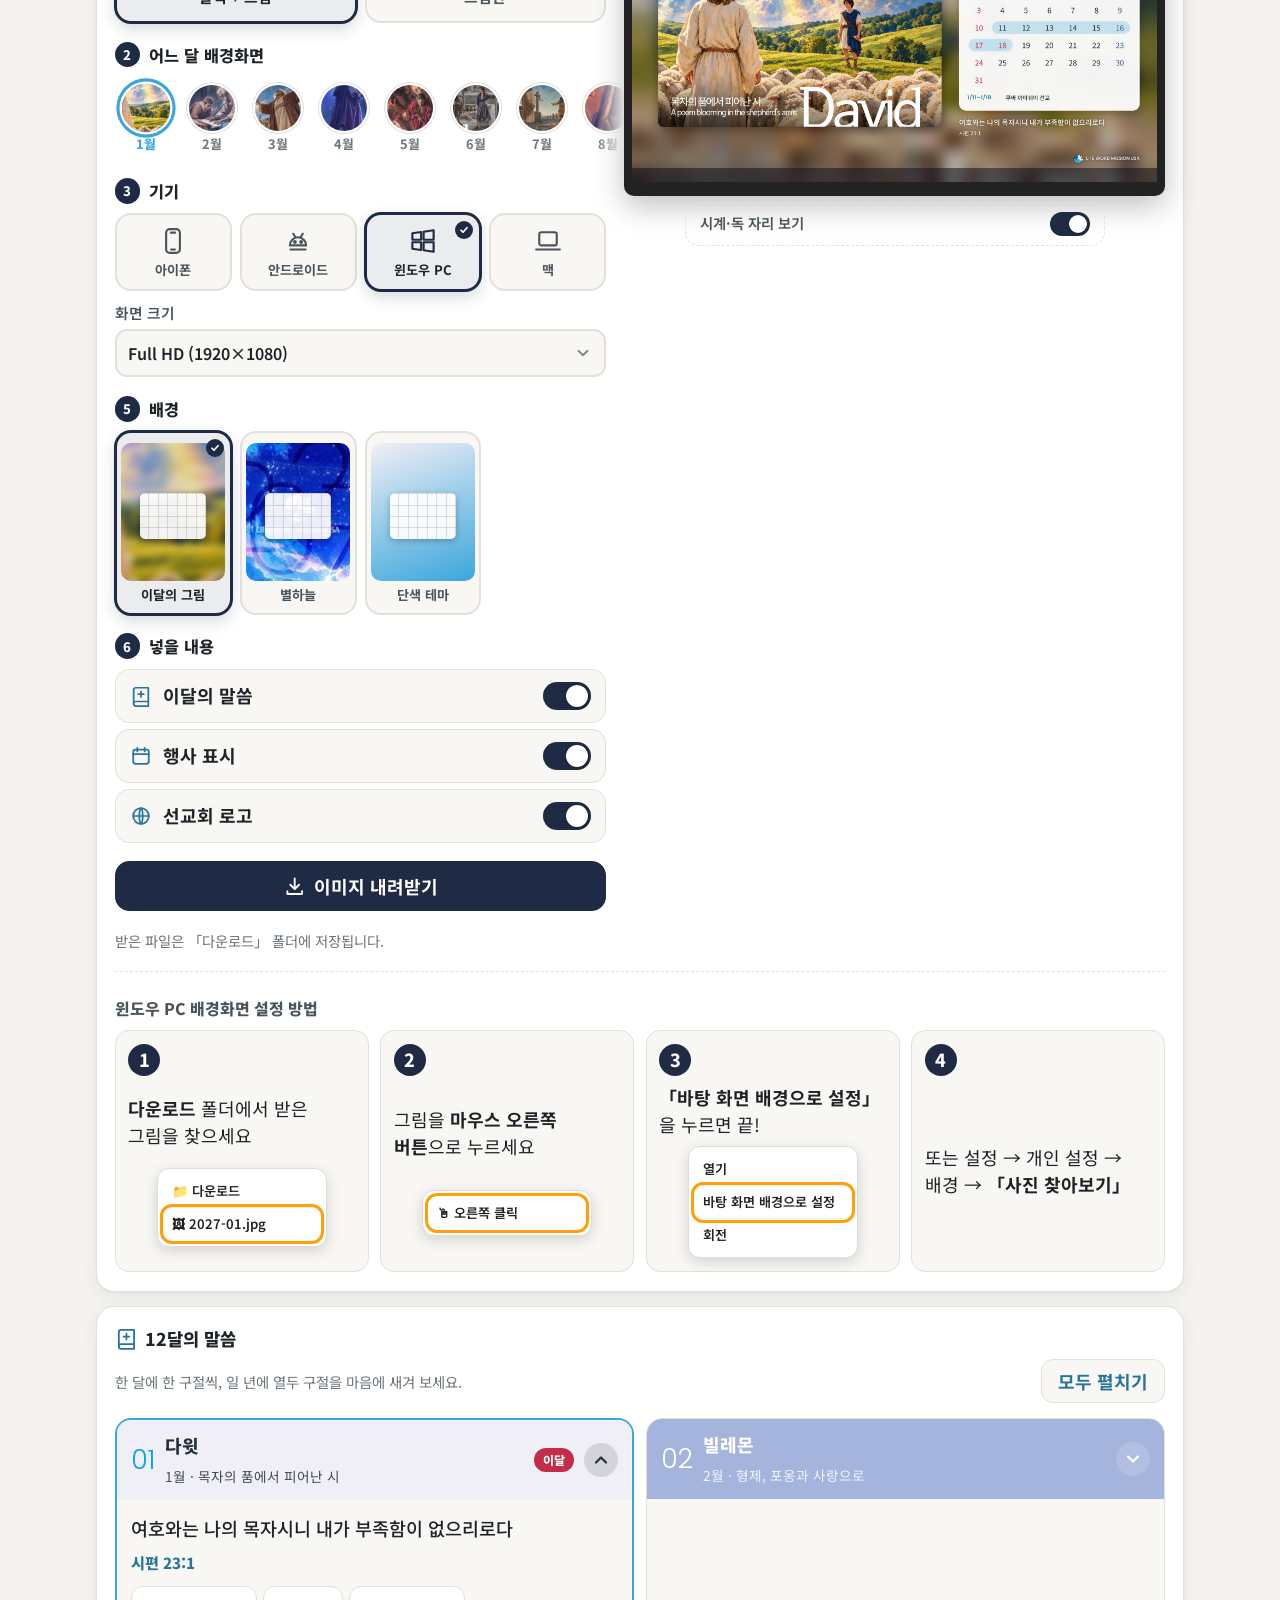
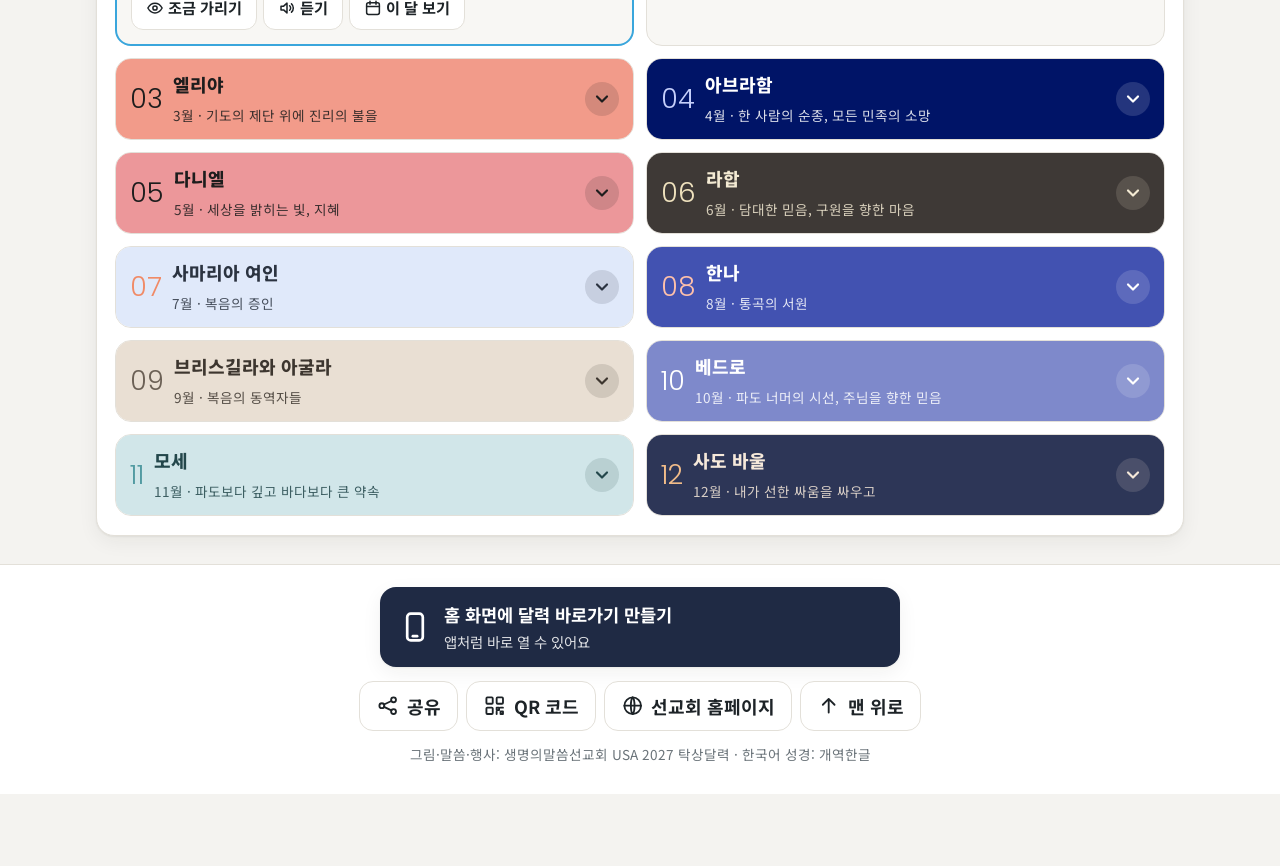
<file: ko/index.html>
<!doctype html>
<html lang="ko">
<head>
  <meta charset="utf-8">
  <meta name="viewport" content="width=device-width, initial-scale=1">
  <title>2027 달력</title>
  <meta name="robots" content="noindex, nofollow">
  <meta property="og:type" content="website">
  <meta property="og:site_name" content="Life Word Mission USA">
  <meta property="og:title" content="2027 달력">
  <meta property="og:description" content="생명의말씀선교회 USA · 달력과 배경화면">
  <meta property="og:url" content="https://ilhwan-moon.github.io/2027-jbchusa-callendar/ko/">
  <meta property="og:image" content="https://ilhwan-moon.github.io/2027-jbchusa-callendar/og-image.jpg">
  <meta property="og:image:width" content="1200">
  <meta property="og:image:height" content="630">
  <link rel="icon" href="../favicon-32.png" type="image/png">
  <meta http-equiv="refresh" content="0; url=../?lang=ko">
  <script>location.replace('../?lang=ko' + (location.hash || ''));</script>
  <style>body{margin:0;font-family:system-ui,sans-serif;display:grid;place-items:center;min-height:100vh;background:#f4f3f0;color:#1d2327}a{color:#1f2a44;font-size:18px}</style>
</head>
<body><a href="../?lang=ko">2027 달력 →</a></body>
</html>
</file>
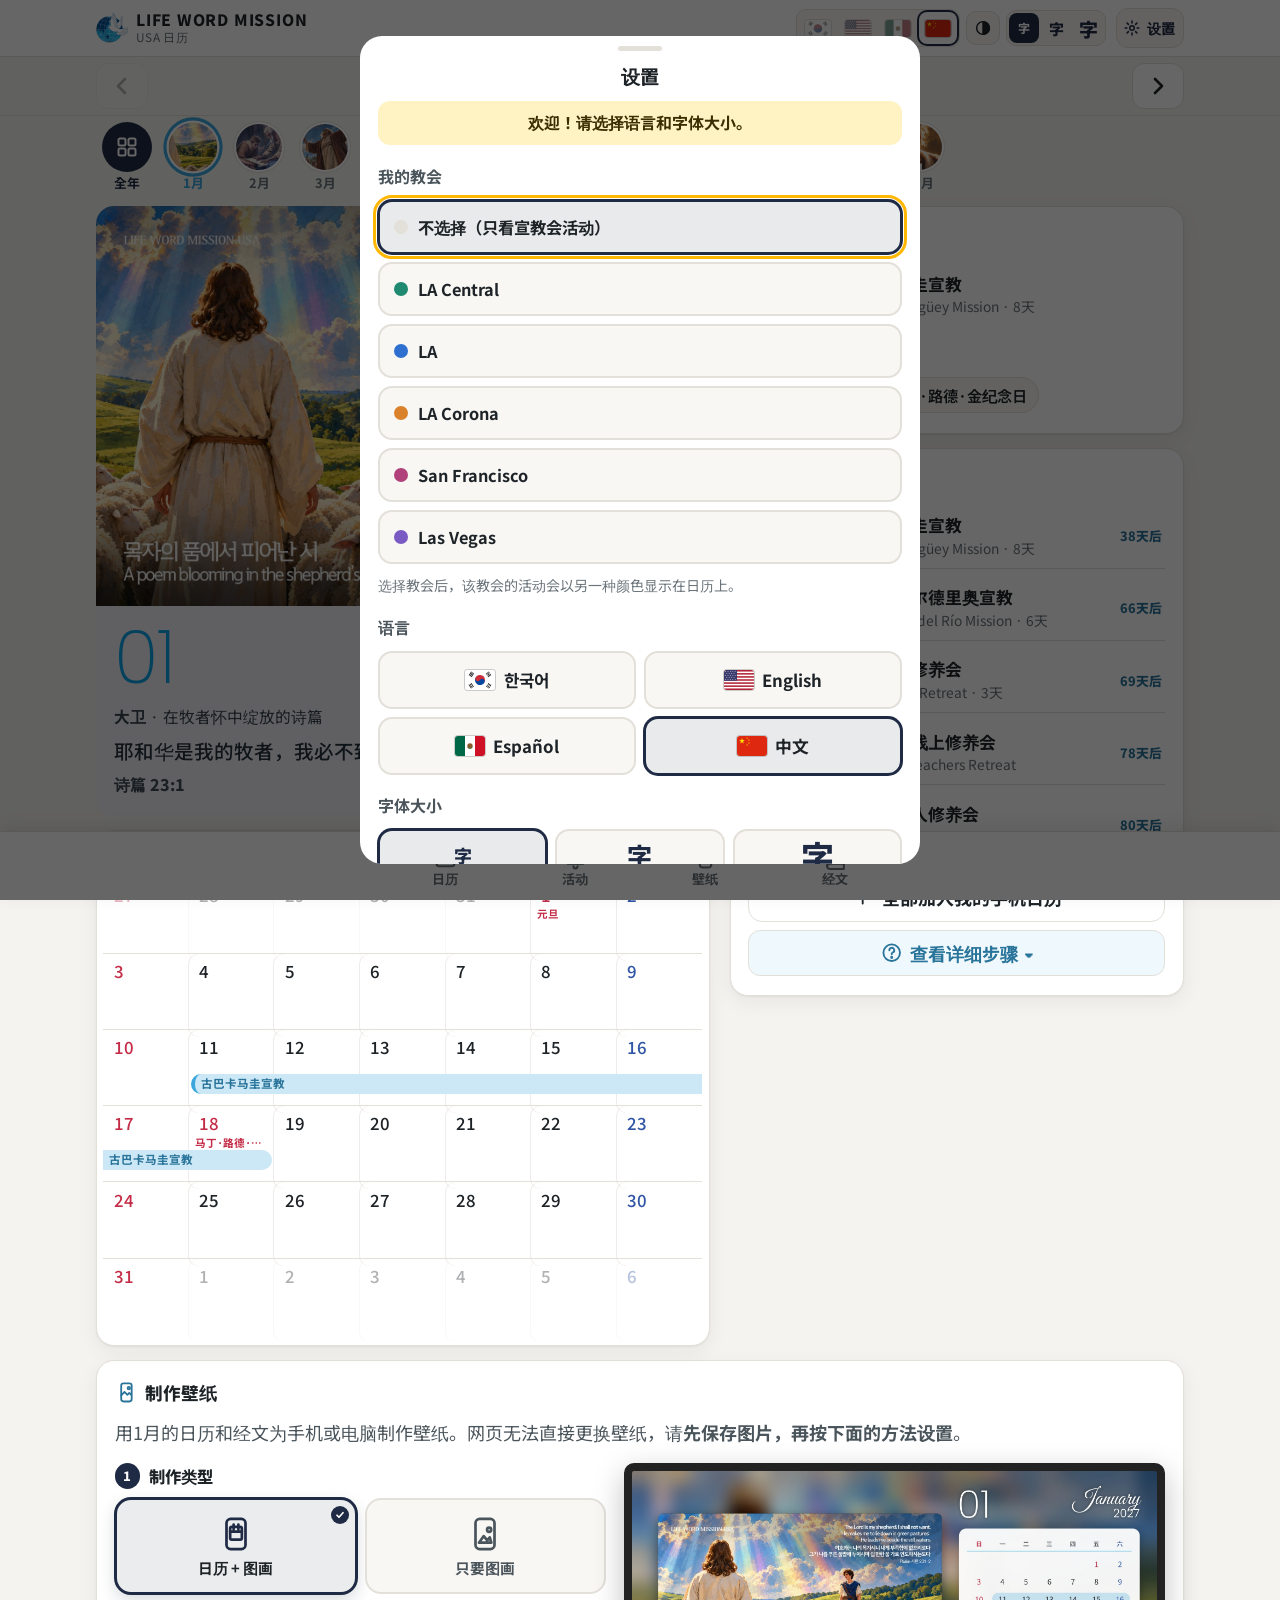
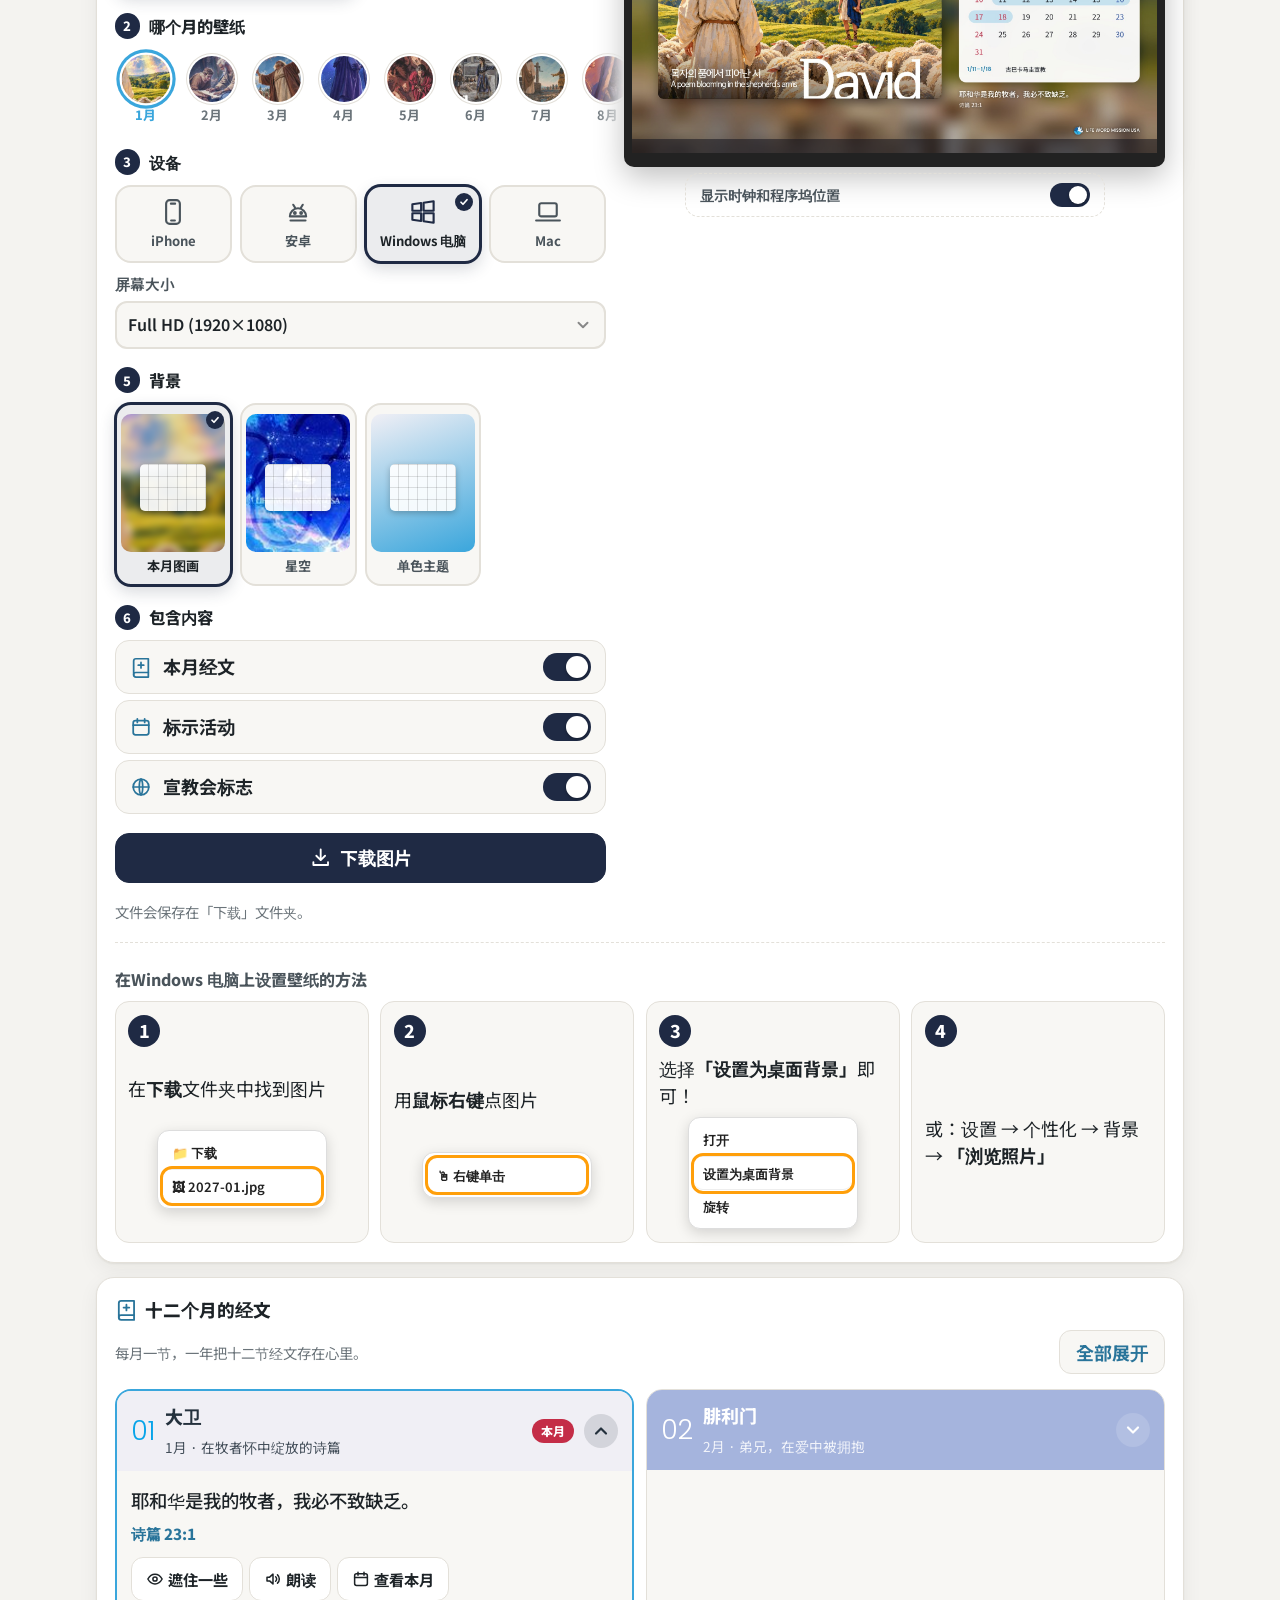
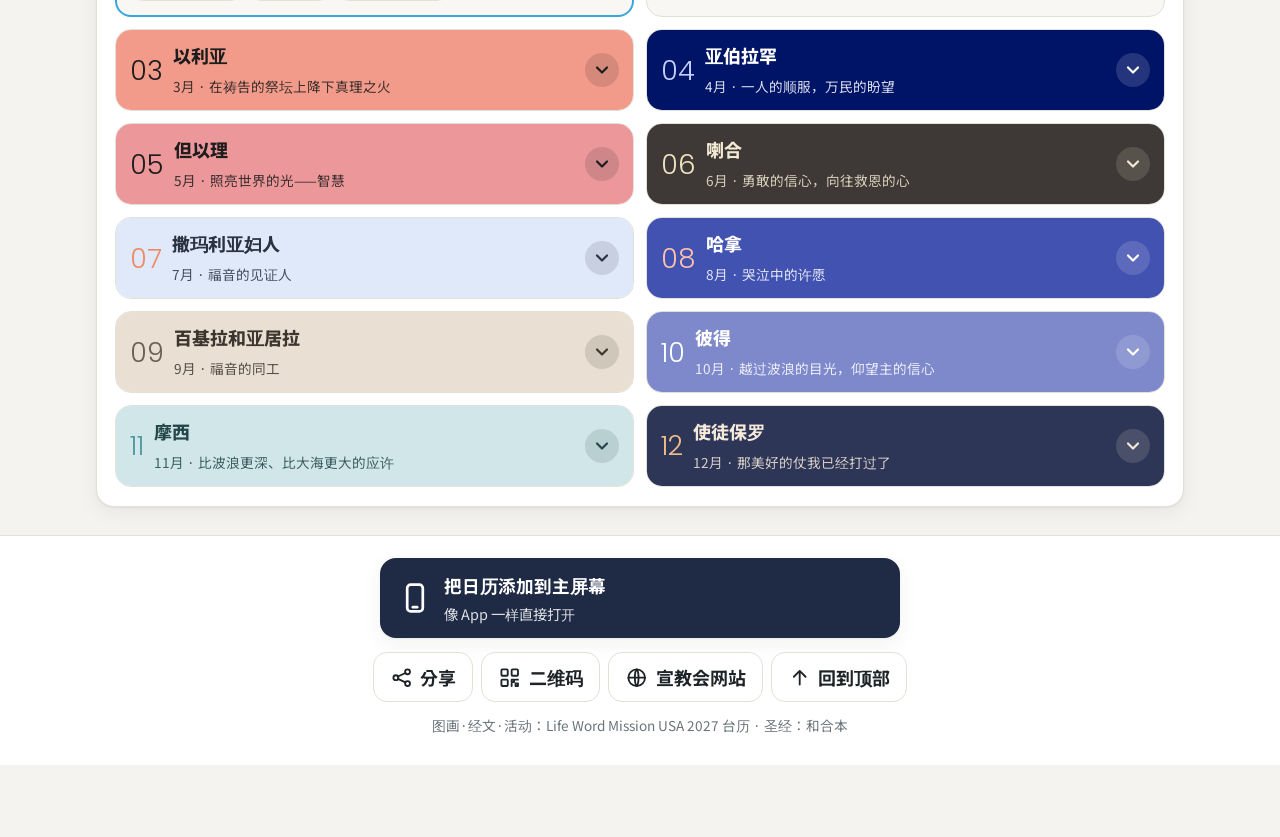
<file: zh/index.html>
<!doctype html>
<html lang="zh">
<head>
  <meta charset="utf-8">
  <meta name="viewport" content="width=device-width, initial-scale=1">
  <title>2027 日历</title>
  <meta name="robots" content="noindex, nofollow">
  <meta property="og:type" content="website">
  <meta property="og:site_name" content="Life Word Mission USA">
  <meta property="og:title" content="2027 日历">
  <meta property="og:description" content="Life Word Mission USA · 日历和壁纸">
  <meta property="og:url" content="https://ilhwan-moon.github.io/2027-jbchusa-callendar/zh/">
  <meta property="og:image" content="https://ilhwan-moon.github.io/2027-jbchusa-callendar/og-image.jpg">
  <meta property="og:image:width" content="1200">
  <meta property="og:image:height" content="630">
  <link rel="icon" href="../favicon-32.png" type="image/png">
  <meta http-equiv="refresh" content="0; url=../?lang=zh">
  <script>location.replace('../?lang=zh' + (location.hash || ''));</script>
  <style>body{margin:0;font-family:system-ui,sans-serif;display:grid;place-items:center;min-height:100vh;background:#f4f3f0;color:#1d2327}a{color:#1f2a44;font-size:18px}</style>
</head>
<body><a href="../?lang=zh">2027 日历 →</a></body>
</html>
</file>
<file: styles.css>
:root {
  --bg: #f4f3f0;
  --surface: #ffffff;
  --surface-2: #f8f7f4;
  --ink: #1d2327;
  --ink-2: #4a545b;
  --muted: #6b747a;
  --line: #e3e0d9;
  --primary: #1f2a44;
  --primary-ink: #ffffff;
  --red: #c42d47;
  --blue: #2f55a4;
  --focus: #ffb703;
  --shadow: 0 1px 2px rgba(30, 30, 20, .06), 0 6px 20px rgba(30, 30, 20, .06);
  --radius: 18px;
  --sans: "Noto Sans KR", -apple-system, BlinkMacSystemFont, "Apple SD Gothic Neo", "Malgun Gothic", "PingFang SC", "Microsoft YaHei", "Segoe UI", Roboto, sans-serif;
  --pop: Poppins, var(--sans);
  --script: "Great Vibes", cursive;
  --m-bg: #f0eff5; --m-on: #24313d; --m-num: #08a4e9; --m-acc: #3aa6dc;
  --acc-soft: color-mix(in srgb, var(--m-acc) 26%, var(--surface));
  --acc-ink: color-mix(in srgb, var(--m-acc) 70%, #000);
  color-scheme: light;
}
@media (prefers-color-scheme: dark) {
  :root:not([data-theme="light"]) {
    --bg: #111417; --surface: #1a1f23; --surface-2: #20262b; --ink: #eef1f2; --ink-2: #c3cbcf; --muted: #9aa5ab; --line: #2e383d;
    --primary: #9fb3e0; --primary-ink: #0f1626; --red: #ff7a8e; --blue: #8fb0ff; --shadow: 0 1px 2px rgba(0,0,0,.4);
    --acc-ink: color-mix(in srgb, var(--m-acc) 55%, #fff); color-scheme: dark;
  }
}
:root[data-theme="dark"] {
  --bg: #111417; --surface: #1a1f23; --surface-2: #20262b; --ink: #eef1f2; --ink-2: #c3cbcf; --muted: #9aa5ab; --line: #2e383d;
  --primary: #9fb3e0; --primary-ink: #0f1626; --red: #ff7a8e; --blue: #8fb0ff; --shadow: 0 1px 2px rgba(0,0,0,.4);
  --acc-ink: color-mix(in srgb, var(--m-acc) 55%, #fff); color-scheme: dark;
}

/* 글씨 크기 3단계 */
html { font-size: 100%; -webkit-text-size-adjust: 100%; scroll-behavior: smooth; scroll-padding-top: 9rem; }
html[data-size="2"] { font-size: 118.75%; }
html[data-size="3"] { font-size: 137.5%; }
@media (prefers-reduced-motion: reduce) { html { scroll-behavior: auto; } * { transition: none !important; animation: none !important; } }

* { box-sizing: border-box; }
body {
  margin: 0; background: var(--bg); color: var(--ink);
  font-family: var(--sans); font-size: 1.125rem; line-height: 1.6;
  word-break: keep-all; overflow-wrap: break-word;
  padding-bottom: calc(72px + env(safe-area-inset-bottom));
}
button, input, select { font: inherit; color: inherit; }
html[lang="zh"] body { word-break: normal; line-break: strict; }
html[lang="zh"] .dow { font-family: var(--sans); font-size: .95rem; }
a { color: var(--primary); }
:focus-visible { outline: 3px solid var(--focus); outline-offset: 2px; border-radius: 8px; }
.sr { position: absolute; width: 1px; height: 1px; overflow: hidden; clip: rect(0 0 0 0); white-space: nowrap; }
.skip { position: absolute; left: -999px; top: 0; background: var(--primary); color: var(--primary-ink); padding: .5rem 1rem; z-index: 50; }
.skip:focus { left: 1rem; }
[hidden] { display: none !important; }
.wrap { max-width: 1120px; margin: 0 auto; padding: 0 16px; }
.ico { display: inline-flex; }
.ico svg { width: 1.3em; height: 1.3em; fill: none; stroke: currentColor; stroke-width: 1.9; stroke-linecap: round; stroke-linejoin: round; }

/* ── 위쪽 막대 (소식지와 같음) ── */
.topbar { position: sticky; top: 0; z-index: 20; background: var(--surface); border-bottom: 1px solid var(--line); }
.topbar-inner { max-width: 1120px; margin: 0 auto; padding: 8px 16px; display: flex; align-items: center; justify-content: space-between; gap: 6px 10px; flex-wrap: wrap; }
.brand { display: flex; align-items: center; gap: 8px; min-width: 0; }
.brand img { border-radius: 8px; flex: none; width: 32px; height: 32px; }
.brand-name { font-weight: 800; font-size: .98rem; line-height: 1.15; letter-spacing: .05em; white-space: nowrap; }
.brand-sub { font-size: .74rem; color: var(--muted); line-height: 1.2; letter-spacing: .03em; margin-top: 1px; }
/* 상단 설정 버튼: 작게 (국기 · 화면모드 · 글씨 크기) */
.controls { display: flex; align-items: center; gap: 6px; margin-left: auto; }
.seg { display: inline-flex; gap: 2px; background: var(--surface-2); border: 1px solid var(--line); border-radius: 10px; padding: 2px; }
.seg button { display: grid; place-items: center; border: 0; background: transparent; width: 38px; height: 32px; padding: 0; border-radius: 8px; cursor: pointer; opacity: .55; filter: saturate(.6); }
.seg button[aria-pressed="true"] { opacity: 1; filter: none; background: var(--surface); box-shadow: 0 0 0 2px var(--primary); }
.flag { width: 26px; height: 17px; border-radius: 3px; box-shadow: 0 0 0 1px rgba(0,0,0,.18); display: block; }
.theme-btn { display: inline-grid; place-items: center; width: 34px; height: 34px; border-radius: 10px; border: 1px solid var(--line); background: var(--surface-2); color: var(--ink); cursor: pointer; flex: none; }
.theme-btn .ico svg { width: 18px; height: 18px; }
.sizeseg { display: inline-flex; align-items: stretch; background: var(--surface-2); border: 1px solid var(--line); border-radius: 10px; padding: 2px; gap: 2px; }
.sizeseg button { display: grid; place-items: center; width: 30px; height: 30px; border: 0; border-radius: 8px; background: transparent; color: var(--primary); cursor: pointer; font-weight: 800; line-height: 1; padding: 0; }
.sizeseg .g1 { font-size: 12px; } .sizeseg .g2 { font-size: 15px; } .sizeseg .g3 { font-size: 19px; }
.sizeseg button[aria-pressed="true"] { background: var(--primary); color: var(--primary-ink); }
.set-cog, .set-txt { display: none; }
.set-cog svg { width: 18px; height: 18px; fill: none; stroke: currentColor; stroke-width: 2; stroke-linecap: round; display: block; }
.set-btn { display: none; align-items: center; gap: 6px; flex: none; height: 40px; padding: 0 8px 0 6px; border: 1px solid var(--line); border-radius: 12px; background: var(--surface-2); color: var(--primary); cursor: pointer; font-weight: 800; }
.set-flag .flag { width: 24px; height: 16px; }
.set-g { font-size: 17px; line-height: 1; }
.set-gear svg { width: 16px; height: 16px; fill: none; stroke: currentColor; stroke-width: 2.4; stroke-linecap: round; stroke-linejoin: round; display: block; }
/* PC: 상단에 언어·글씨 버튼이 펼쳐져 있으므로 설정 버튼은 톱니 + 「설정」(내 교회 고르기) */
@media (min-width: 720px) { .set-btn { display: inline-flex; order: 2; } .set-flag, .set-g, .set-gear { display: none; } .set-cog, .set-txt { display: inline-flex; } .set-txt { font-size: .9rem; } }
@media (max-width: 719px) {
  .controls { display: none; }
  .set-btn { display: inline-flex; }
  .topbar-inner { flex-wrap: nowrap; }
  .brand { flex: 1 1 auto; }
  .brand > div { min-width: 0; }
  .brand-name, .brand-sub { white-space: nowrap; overflow: hidden; text-overflow: ellipsis; }
}
/* 설정 창 (휴대폰: 아래에서 올라옴) */
dialog.sheet { width: 100%; max-width: 560px; margin: auto auto 0; border-radius: 22px 22px 0 0; padding: 0; }
dialog.sheet[open] { animation: sheetUp .22s ease-out; }
@keyframes sheetUp { from { transform: translateY(40px); opacity: .4; } to { transform: none; opacity: 1; } }
@media (min-width: 720px) { dialog.sheet { margin: auto; border-radius: 22px; } }
.sheet-box { padding: 10px 18px calc(18px + env(safe-area-inset-bottom)); display: grid; gap: 4px; max-height: 92dvh; overflow: auto; }
.sheet-grip { width: 44px; height: 5px; border-radius: 3px; background: var(--line); justify-self: center; margin-bottom: 6px; }
.sheet-title { margin: 0; font-size: 1.2rem; font-weight: 800; text-align: center; }
.sheet-welcome { margin: .3rem 0 0; padding: .6rem .8rem; border-radius: 12px; background: #fff3c4; color: #3b2f00; font-weight: 700; font-size: 1rem; text-align: center; }
.sheet-h { margin: .9rem 0 .4rem; font-size: 1rem; color: var(--ink-2); }
.set-langs { display: grid; grid-template-columns: 1fr 1fr; gap: 8px; }
.set-sizes, .set-themes { display: grid; grid-template-columns: repeat(3, 1fr); gap: 8px; }
.set-langs button, .set-sizes button, .set-themes button { display: flex; align-items: center; justify-content: center; gap: .55rem; min-height: 58px; padding: .4rem .5rem; border-radius: 14px; border: 2px solid var(--line); background: var(--surface-2); color: var(--ink); font-weight: 700; font-size: 1.05rem; cursor: pointer; }
.set-langs .flag { width: 30px; height: 20px; flex: none; }
.set-sizes button { flex-direction: column; gap: 2px; min-height: 76px; font-size: .85rem; }
.set-sizes .sz { color: var(--primary); font-weight: 800; line-height: 1.1; }
.set-themes button { flex-direction: column; gap: 2px; font-size: .9rem; }
.set-themes svg { width: 24px; height: 24px; fill: none; stroke: currentColor; stroke-width: 1.9; stroke-linecap: round; stroke-linejoin: round; }
.set-langs button[aria-pressed="true"], .set-sizes button[aria-pressed="true"], .set-themes button[aria-pressed="true"] { border-color: var(--primary); background: color-mix(in srgb, var(--primary) 10%, var(--surface)); box-shadow: 0 0 0 1px var(--primary); }
.set-church { display: grid; grid-template-columns: 1fr; gap: 8px; }
.set-church button { display: flex; align-items: center; gap: .6rem; min-height: 54px; padding: .4rem .9rem; border-radius: 14px; border: 2px solid var(--line); background: var(--surface-2); color: var(--ink); font-weight: 700; font-size: 1.02rem; cursor: pointer; text-align: left; }
.set-church button[aria-pressed="true"] { border-color: var(--primary); background: color-mix(in srgb, var(--primary) 10%, var(--surface)); box-shadow: 0 0 0 1px var(--primary); }
.set-church .dot { width: 14px; height: 14px; border-radius: 50%; flex: none; background: var(--line); }
.sheet-note { margin: .4rem 0 0; font-size: .88rem; color: var(--muted); }
/* 교회 일정 */
.bar.ch { background: color-mix(in srgb, var(--ch) 22%, var(--surface)); border-left-color: var(--ch); }
.bar.ch span { color: color-mix(in srgb, var(--ch) 75%, #000); }
:root[data-theme="dark"] .bar.ch span { color: color-mix(in srgb, var(--ch) 55%, #fff); }
.chdots { position: absolute; left: 0; right: 0; bottom: .3rem; display: flex; justify-content: center; gap: 3px; pointer-events: none; }
.chdots i { width: 6px; height: 6px; border-radius: 50%; background: var(--ch); }
@media (min-width: 520px) { .chdots { justify-content: flex-start; padding-left: .45rem; } }
.church .eyebrow .ico { color: var(--ch); }
.ch-status { margin: -.2rem 0 .6rem; font-size: .9rem; color: var(--muted); }
.ch-status.soon, .sheet-note.soon { padding: .7rem .85rem; border-radius: 12px; background: color-mix(in srgb, var(--ch) 12%, var(--surface)); border: 1px solid color-mix(in srgb, var(--ch) 35%, transparent); color: var(--ink); font-weight: 600; font-size: .98rem; line-height: 1.5; }
.sheet-note.soon { margin-top: .5rem; }
.ch-list .ev-date { background: var(--ch); }
.ch-time { font-weight: 600; font-size: .85rem; color: color-mix(in srgb, var(--ch) 75%, var(--ink)); }
.dd-list li.ch { border-left: 4px solid var(--ch); }
.dd-sub { margin: .7rem 0 .35rem; font-size: .95rem; color: var(--ch); font-weight: 800; }
#churchSub { margin-top: .8rem; }
#setDone { margin-top: 1rem; min-height: 54px; font-size: 1.1rem; }
.size-hint { position: sticky; top: var(--topbar-h, 66px); z-index: 18; display: flex; align-items: center; justify-content: space-between; gap: 10px; padding: 10px 16px; background: #fff3c4; color: #3b2f00; font-weight: 700; font-size: 16px; line-height: 1.4; border-bottom: 1px solid #e6d58a; }
.size-hint button { flex: none; min-height: 40px; padding: 0 14px; border-radius: 10px; border: 0; background: #3b2f00; color: #fff3c4; font-weight: 800; cursor: pointer; }
html[data-size="3"] .brand-name { font-size: .84rem; letter-spacing: .03em; }
@media (max-width: 360px) { .brand-name { font-size: .86rem; letter-spacing: .03em; } .brand-sub { font-size: .7rem; } html[data-size="3"] .brand-name { font-size: .62rem; letter-spacing: .01em; } html[data-size="3"] .brand-sub { font-size: .56rem; } html[data-size="2"] .brand-name { font-size: .72rem; } }
@media (max-width: 360px) { .topbar-inner { padding: 6px 10px; } .seg button { width: 34px; } }

/* ── 달 이동 막대 ── */
.monthbar { position: sticky; top: var(--topbar-h, 66px); z-index: 19; background: var(--bg); border-bottom: 1px solid var(--line); }
.monthbar-inner { max-width: 1120px; margin: 0 auto; display: flex; align-items: center; justify-content: space-between; gap: 8px; padding: 6px 16px; }
.mb-arrow { display: inline-grid; place-items: center; min-height: 46px; min-width: 52px; border: 1px solid var(--line); background: var(--surface); border-radius: 12px; cursor: pointer; color: var(--ink); }
.mb-arrow svg { width: 24px; height: 24px; fill: none; stroke: currentColor; stroke-width: 2.6; stroke-linecap: round; stroke-linejoin: round; }
.mb-arrow:disabled { opacity: .3; cursor: default; }
.mb-title { font-weight: 800; font-size: 1.3rem; text-align: center; }
.strip { display: flex; gap: 4px; overflow-x: auto; margin: 0 -16px 8px; padding: 4px 16px 6px; scrollbar-width: none; scroll-behavior: smooth; scroll-snap-type: x proximity;
  -webkit-mask-image: linear-gradient(90deg, transparent 0, #000 16px, #000 calc(100% - 28px), transparent 100%); mask-image: linear-gradient(90deg, transparent 0, #000 16px, #000 calc(100% - 28px), transparent 100%); }
.strip::-webkit-scrollbar { display: none; }
.mo { flex: none; display: grid; justify-items: center; gap: 4px; width: 62px; padding: 2px 0; border: 0; background: transparent; cursor: pointer; scroll-snap-align: center; color: var(--muted); }
.mo-pic { display: grid; place-items: center; width: 50px; height: 50px; border-radius: 50%; padding: 2px; background: var(--surface); box-shadow: 0 0 0 1px var(--line); transition: transform .15s, box-shadow .15s; overflow: hidden; }
.mo-pic img { width: 100%; height: 100%; border-radius: 50%; object-fit: cover; display: block; filter: saturate(.85); opacity: .9; }
.mo-l { font-size: .8rem; font-weight: 700; line-height: 1.1; white-space: nowrap; }
.mo[aria-selected="true"] { color: var(--ink); }
.mo[aria-selected="true"] .mo-pic { box-shadow: 0 0 0 3px var(--c); transform: scale(1.06); }
.mo[aria-selected="true"] .mo-pic img { filter: none; opacity: 1; }
.mo[aria-selected="true"] .mo-l { color: var(--c); font-weight: 800; }
.mo.yr .mo-pic { background: var(--primary); color: var(--primary-ink); box-shadow: none; }
.mo.yr .mo-pic svg { width: 24px; height: 24px; fill: none; stroke: currentColor; stroke-width: 2; }
.mo.yr .mo-l { color: var(--primary); }
@media (hover: hover) { .mo:hover .mo-pic { transform: scale(1.06); } }

/* ── 본문 ── */
main { padding-top: 10px; }
.grid { display: grid; gap: 14px; grid-template-columns: minmax(0, 1fr); }
.col-main, .col-side { display: grid; gap: 14px; align-content: start; min-width: 0; grid-template-columns: minmax(0, 1fr); }
@media (min-width: 900px) { .grid { grid-template-columns: minmax(0, 1.35fr) minmax(0, 1fr); gap: 20px; } }
.card { background: var(--surface); border: 1px solid var(--line); border-radius: var(--radius); padding: 1.1rem 1.1rem 1.2rem; box-shadow: var(--shadow); }
.eyebrow { display: flex; align-items: center; gap: .45rem; margin: 0 0 .7rem; font-size: 1.1rem; font-weight: 800; color: var(--ink); }
.eyebrow .ico { color: var(--acc-ink); }
.sub2 { margin: 1.1rem 0 .5rem; font-size: 1rem; color: var(--ink-2); font-weight: 800; }
.empty { color: var(--muted); margin: .2rem 0; list-style: none; }
.hint { margin: .6rem 0 0; font-size: .9rem; color: var(--muted); }
.btn { display: inline-flex; align-items: center; justify-content: center; gap: .45rem; min-height: 50px; padding: .5rem 1rem; border-radius: 14px; border: 1px solid var(--line); background: var(--surface); color: var(--ink); font-weight: 700; text-decoration: none; cursor: pointer; }
.btn.primary { background: var(--primary); color: var(--primary-ink); border-color: var(--primary); }
.btn.wide { width: 100%; }

/* 이달의 그림 */
#sec-cal { display: grid; gap: 0; grid-template-columns: minmax(0, 1fr); }
#sec-cal.swap-next { animation: swapN .28s ease-out; }
#sec-cal.swap-prev { animation: swapP .28s ease-out; }
@keyframes swapN { from { opacity: .3; transform: translateX(24px); } to { opacity: 1; transform: none; } }
@keyframes swapP { from { opacity: .3; transform: translateX(-24px); } to { opacity: 1; transform: none; } }
.art { display: block; position: relative; padding: 0; border: 0; border-radius: var(--radius) var(--radius) 0 0; overflow: hidden; cursor: pointer; touch-action: pan-y; background: var(--m-bg); }
.art img { display: block; width: 100%; height: auto; aspect-ratio: 1400 / 913; object-fit: cover; }

/* 달 머리 (탁상달력 디자인) */
.banner { background: var(--m-bg); color: var(--m-on); padding: 1rem 1.15rem 1.2rem; border-radius: 0 0 var(--radius) var(--radius); margin-bottom: 14px; }
.banner-top { display: flex; align-items: flex-end; justify-content: space-between; gap: 10px; }
.bn-num { font-family: var(--pop); font-weight: 200; font-size: min(4.6rem, 21vw); line-height: .9; color: var(--m-num); letter-spacing: -.02em; }
.bn-script { text-align: right; line-height: 1; color: var(--m-on); }
.bn-script span:first-child { display: block; font-family: var(--script); font-size: min(2.8rem, 12.5vw); color: var(--m-num); }
.bn-year { font-family: var(--pop); font-weight: 300; font-size: 1.5rem; }
.bn-theme { margin: .8rem 0 .2rem; font-size: .98rem; opacity: .9; }
.bn-verse { margin: .3rem 0 .3rem; font-size: 1.22rem; line-height: 1.7; font-weight: 500; }
.bn-ref { margin: 0; font-weight: 800; font-size: 1rem; opacity: .85; }

/* 달력 */
.calcard { padding: .6rem .4rem .7rem; }
.dow { display: grid; grid-template-columns: repeat(7, 1fr); text-align: center; font-weight: 600; font-size: .82rem; color: var(--ink-2); padding: .2rem 0 .45rem; border-bottom: 2px solid var(--m-acc); }
html[lang="ko"] .dow { font-family: var(--sans); font-size: .95rem; }
.dow .sun { color: var(--red); } .dow .sat { color: var(--blue); }
.week { display: grid; grid-template-columns: repeat(7, minmax(0, 1fr)); grid-template-rows: 2.15rem repeat(var(--lanes), 1.45rem) .5rem; border-bottom: 1px solid var(--line); position: relative; }
.week:last-child { border-bottom: 0; }
.day { grid-row: 1 / -1; position: relative; display: flex; flex-direction: column; align-items: center; justify-content: flex-start; gap: 0; min-height: 3.9rem; padding: .25rem 0 0; border: 0; background: transparent; cursor: pointer; border-radius: 10px; color: var(--ink); }
.day + .day { box-shadow: -1px 0 0 0 color-mix(in srgb, var(--line) 60%, transparent); }
.day .dn { display: grid; place-items: center; width: 1.9rem; height: 1.9rem; border-radius: 50%; font-size: 1.05rem; font-weight: 500; line-height: 1; }
.day .hn { display: none; }
.day.sun .dn, .day.hol .dn { color: var(--red); }
.day.sat .dn { color: var(--blue); }
.day.out { opacity: .35; }
.day.today .dn { background: var(--red); color: #fff; }
.day.sel { background: color-mix(in srgb, var(--m-acc) 14%, transparent); outline: 2px solid var(--m-acc); outline-offset: -2px; }
.day.hol::after { content: ""; position: absolute; top: .35rem; right: 18%; width: 6px; height: 6px; border-radius: 50%; background: var(--red); }
.bar { position: relative; z-index: 1; pointer-events: none; align-self: center; height: 1.25rem; margin: 0 2px; border-radius: 999px; background: var(--acc-soft); border-left: 4px solid var(--m-acc); display: flex; align-items: center; overflow: hidden; }
.bar.cont { border-left: 0; border-top-left-radius: 0; border-bottom-left-radius: 0; margin-left: 0; }
.bar.more { border-top-right-radius: 0; border-bottom-right-radius: 0; margin-right: 0; }
.bar span { padding: 0 .35rem; font-size: .72rem; font-weight: 700; color: var(--acc-ink); white-space: nowrap; overflow: hidden; text-overflow: ellipsis; line-height: 1; }
html[data-size="3"] .bar span { font-size: .62rem; }
.swipe-hint { margin: .5rem 0 0; text-align: center; font-size: .82rem; color: var(--muted); }
@media (min-width: 520px) {
  .week { grid-template-rows: 2.6rem repeat(var(--lanes), 1.5rem) .6rem; }
  .day { align-items: flex-start; padding: .3rem .35rem 0; min-height: 5.2rem; }
  .day .hn { display: block; max-width: 100%; font-size: .66rem; font-weight: 700; color: var(--red); white-space: nowrap; overflow: hidden; text-overflow: ellipsis; line-height: 1.1; }
  .day.hol::after { display: none; }
  .day .dn { width: auto; min-width: 1.9rem; height: 1.6rem; padding: 0 .3rem; border-radius: 999px; justify-content: start; }
  .swipe-hint { display: none; }
}
@media (hover: hover) { .day:hover { background: color-mix(in srgb, var(--m-acc) 10%, transparent); } }

/* 날짜 눌렀을 때 */
.daydetail { margin-top: 12px; border-left: 6px solid var(--m-acc); }
.dd-title { margin: 0 0 .5rem; font-size: 1.15rem; display: flex; gap: .5rem; align-items: center; }
.tag { font-size: .78rem; background: var(--red); color: #fff; padding: .1rem .55rem; border-radius: 999px; }
.dd-list { list-style: none; margin: 0; padding: 0; display: grid; gap: .5rem; }
.dd-list li { display: grid; gap: .05rem; padding: .55rem .7rem; border-radius: 12px; background: var(--surface-2); }
.dd-list li.hol b { color: var(--red); }
.dd-list small { color: var(--muted); font-size: .88rem; }

/* 행사 목록 */
.ev-list { list-style: none; margin: 0; padding: 0; display: grid; gap: .55rem; }
.ev-list li { display: grid; grid-template-columns: auto 1fr auto; gap: .7rem; align-items: center; padding: .55rem .2rem; border-bottom: 1px solid var(--line); }
.ev-list li:last-child { border-bottom: 0; }
.ev-list li.empty { display: block; border: 0; }
.ev-date { justify-self: start; min-width: 5.6em; text-align: center; padding: .25rem .55rem; border-radius: 999px; background: var(--m-acc); color: #fff; font-weight: 600; font-size: .9rem; white-space: nowrap; }
.ev-body { display: grid; min-width: 0; }
.ev-body b { font-size: 1.05rem; line-height: 1.35; }
.ev-body small { color: var(--muted); font-size: .86rem; }
.dday { font-size: .8rem; font-weight: 800; color: var(--acc-ink); white-space: nowrap; }
.dday.now { color: var(--red); }
.dd-list .ev-date { display: inline-block; justify-self: start; margin-bottom: .2rem; }
.hol-list { list-style: none; margin: 0; padding: 0; display: flex; flex-wrap: wrap; gap: .4rem; }
.hol-list li { padding: .3rem .7rem; border-radius: 999px; background: var(--surface-2); border: 1px solid var(--line); font-weight: 600; font-size: .95rem; }
.hol-d { color: var(--red); font-weight: 600; margin-right: .35rem; }
#icsBtn { margin-top: 1rem; }
.help-toggle { display: flex; align-items: center; justify-content: center; gap: .4rem; width: 100%; min-height: 46px; margin-top: 8px; border: 1px dashed var(--line); border-radius: 12px; background: transparent; color: var(--acc-ink); font-weight: 700; cursor: pointer; }
.help-toggle .chev { transition: transform .2s; }
.help-toggle[aria-expanded="true"] .chev { transform: rotate(180deg); }
.ics-help { margin-top: 10px; padding: .9rem; border-radius: 14px; background: var(--surface-2); border: 1px solid var(--line); }
.ics-help p { margin: 0 0 .7rem; font-size: .98rem; }
.ics-tabs { display: flex; flex-wrap: wrap; gap: 6px; margin-bottom: .7rem; }
.ics-tabs button { min-height: 40px; padding: 0 .8rem; border-radius: 10px; border: 1px solid var(--line); background: var(--surface); font-weight: 700; font-size: .92rem; cursor: pointer; color: var(--ink-2); }
.ics-tabs button[aria-selected="true"] { background: var(--primary); border-color: var(--primary); color: var(--primary-ink); }
.ics-steps { list-style: none; margin: 0 0 .8rem; padding: 0; counter-reset: s; display: grid; gap: .55rem; }
.ics-steps li { counter-increment: s; position: relative; padding-left: 2.2rem; line-height: 1.55; font-size: .98rem; }
.ics-steps li::before { content: counter(s); position: absolute; left: 0; top: .05rem; width: 1.6rem; height: 1.6rem; border-radius: 50%; background: var(--m-acc); color: #fff; display: grid; place-items: center; font-weight: 800; font-size: .85rem; }
.ics-notes { list-style: none; margin: 0; padding: .7rem 0 0; border-top: 1px dashed var(--line); display: grid; gap: .45rem; font-size: .92rem; color: var(--ink-2); }

/* ── 1년 보기 ── */
dialog.yeardlg { width: min(100vw, 1000px); max-width: 100vw; height: min(100dvh, 920px); max-height: 100dvh; padding: 0; border-radius: 18px; }
dialog.yeardlg[open] { display: flex; flex-direction: column; }
@media (max-width: 640px) { dialog.yeardlg { width: 100vw; height: 100dvh; border-radius: 0; margin: 0; } }
.yr-head { display: flex; align-items: center; justify-content: space-between; gap: 10px; padding: 10px 16px; border-bottom: 1px solid var(--line); }
.yr-head b { font-size: 1.2rem; }
.yr-head .btn { min-height: 44px; }
.yr-legend { margin: 0; padding: 8px 16px 0; font-size: .85rem; color: var(--muted); display: flex; flex-wrap: wrap; gap: 4px 14px; }
.yr-legend i { display: inline-block; width: 12px; height: 12px; border-radius: 4px; vertical-align: -1px; margin-right: 4px; }
.yr-grid { flex: 1; overflow: auto; padding: 12px 12px calc(16px + env(safe-area-inset-bottom)); display: grid; grid-template-columns: repeat(2, minmax(0, 1fr)); gap: 10px; align-content: start; }
@media (min-width: 600px) { .yr-grid { grid-template-columns: repeat(3, minmax(0, 1fr)); } }
@media (min-width: 900px) { .yr-grid { grid-template-columns: repeat(4, minmax(0, 1fr)); } }
.ym { display: block; width: 100%; text-align: left; padding: 8px 6px 6px; border-radius: 14px; border: 2px solid var(--line); background: var(--surface); cursor: pointer; color: var(--ink); }
.ym.cur { border-color: var(--c); box-shadow: 0 0 0 1px var(--c); }
.ym-h { display: flex; justify-content: space-between; align-items: baseline; gap: 4px; padding: 0 4px 4px; }
.ym-h b { font-size: 1rem; color: var(--c); }
.ym-h small { font-size: .72rem; color: var(--muted); white-space: nowrap; overflow: hidden; text-overflow: ellipsis; }
.ym-g { display: grid; grid-template-columns: repeat(7, 1fr); gap: 1px; text-align: center; font-size: .72rem; line-height: 1.75; }
.ym-g .w { color: var(--muted); font-size: .62rem; }
.ym-g .w.su { color: var(--red); } .ym-g .w.sa { color: var(--blue); }
.ym-g span.su, .ym-g span.ho { color: var(--red); }
.ym-g span.sa { color: var(--blue); }
.ym-g span.ev { background: color-mix(in srgb, var(--c) 30%, transparent); border-radius: 4px; font-weight: 700; }
.ym-g span.cd { box-shadow: inset 0 -2px 0 var(--ch); }
.ym-g span.td { background: var(--red); color: #fff; border-radius: 50%; }
html[data-size="3"] .ym-g { font-size: .66rem; }

/* ── 말씀 ── */
.verses { margin-top: 14px; }
.vs-lead { margin: -.3rem 0 .9rem; }
.vs-list { list-style: none; margin: 0; padding: 0; display: grid; gap: 12px; }
@media (min-width: 820px) { .vs-list { grid-template-columns: repeat(2, minmax(0, 1fr)); } }
.vs { border-radius: 16px; border: 1px solid var(--line); background: var(--surface-2); overflow: hidden; }
.vs.cur { border: 2px solid var(--c); }
.vs-top { display: flex; width: 100%; border: 0; text-align: left; font: inherit; cursor: pointer; min-height: 64px; align-items: center; gap: 10px; padding: .7rem .9rem; background: var(--bg-c); color: var(--on-c);}
.vs-m { font-family: var(--pop); font-weight: 300; font-size: 1.7rem; line-height: 1; color: var(--num-c); }
.vs-fig { font-weight: 800; }
.vs-th { font-size: .85rem; opacity: .85; }
.vs-tt { flex: 1; min-width: 0; }
.vs-chev { display: grid; place-items: center; width: 34px; height: 34px; border-radius: 50%; background: color-mix(in srgb, var(--on-c) 14%, transparent); flex: none; transition: transform .2s; }
.vs-chev svg { width: 20px; height: 20px; fill: none; stroke: currentColor; stroke-width: 2.6; stroke-linecap: round; stroke-linejoin: round; }
.vs-top[aria-expanded="true"] .vs-chev { transform: rotate(180deg); }
.vs-bar { display: flex; align-items: center; justify-content: space-between; gap: 10px; margin: -.3rem 0 .9rem; flex-wrap: wrap; }
.vs-bar .vs-lead { margin: 0; flex: 1 1 14rem; }
.vs-all { min-height: 44px; padding: 0 1rem; border-radius: 12px; border: 1px solid var(--line); background: var(--surface-2); font-weight: 700; color: var(--acc-ink); cursor: pointer; white-space: nowrap; }
.vs-tag { font-size: .75rem; font-weight: 800; padding: .15rem .55rem; border-radius: 999px; background: var(--red); color: #fff; white-space: nowrap; }
.vs-body { padding: .8rem .9rem .9rem; }
.vs-text { margin: 0 0 .35rem; font-size: 1.15rem; line-height: 1.75; font-weight: 500; }
.vs-text .w { border-radius: 6px; transition: background .15s; }
.vs-text .w.h { background: var(--line); color: transparent; cursor: pointer; }
.vs-ref { margin: 0 0 .7rem; font-weight: 800; color: var(--acc-ink); font-size: .95rem; }
.vs-btns { display: flex; flex-wrap: wrap; gap: 6px; }
.vs-btns button { display: inline-flex; align-items: center; gap: .3rem; min-height: 44px; padding: 0 .85rem; border-radius: 12px; border: 1px solid var(--line); background: var(--surface); font-weight: 700; font-size: .95rem; cursor: pointer; color: var(--ink); }
.vs-btns button[aria-pressed="true"] { background: var(--primary); color: var(--primary-ink); border-color: var(--primary); }
.vs-btns svg { width: 18px; height: 18px; fill: none; stroke: currentColor; stroke-width: 2; stroke-linecap: round; stroke-linejoin: round; }
.vs-hint { margin: .5rem 0 0; font-size: .85rem; color: var(--muted); }

/* ── 배경화면 ── */
.wall { margin-top: 14px; }
.wall-lead { margin: 0 0 1rem; color: var(--ink-2); }
.wall-grid { display: grid; gap: 18px; grid-template-columns: minmax(0, 1fr); }
.wall-opts { min-width: 0; }
@media (min-width: 820px) { .wall-grid { grid-template-columns: minmax(0, 1fr) minmax(0, 1.1fr); align-items: start; } }
.opt { border: 0; padding: 0; margin: 0 0 1rem; min-width: 0; }
.opt legend { font-weight: 800; margin-bottom: .45rem; padding: 0; }
.chips { display: flex; flex-wrap: wrap; gap: 6px; }
.chips button { min-height: 48px; padding: 0 1rem; border-radius: 12px; border: 2px solid var(--line); background: var(--surface-2); font-weight: 700; cursor: pointer; color: var(--ink-2); }
.chips.fit { margin-top: 8px; }
.chips.fit button { min-height: 44px; font-size: .95rem; }
.chips button[aria-pressed="true"] { border-color: var(--primary); background: var(--primary); color: var(--primary-ink); }
.sel { display: grid; gap: .3rem; margin-top: .6rem; font-size: .92rem; color: var(--ink-2); font-weight: 600; }
.monthsel { margin: 0 0 1rem; font-weight: 800; font-size: 1rem; color: var(--ink); }
.sel select { width: 100%; min-width: 0; max-width: 100%; text-overflow: ellipsis;  min-height: 48px; padding: 0 .7rem; border-radius: 12px; border: 2px solid var(--line); background: var(--surface-2); font-size: 1rem; color: var(--ink); }
.chk { display: flex; align-items: center; gap: .6rem; min-height: 46px; font-weight: 600; cursor: pointer; }
.chk input { width: 24px; height: 24px; accent-color: var(--primary); flex: none; }
.chk.small { min-height: 40px; font-size: .9rem; color: var(--ink-2); justify-content: center; }
.wall-actions { display: grid; gap: 8px; }
.wall-preview { display: grid; justify-items: center; gap: 6px; }
.frame { position: relative; width: 100%; background: #222; overflow: hidden; box-shadow: 0 10px 30px rgba(0,0,0,.25); }
.frame.phone { max-width: 290px; border-radius: 34px; border: 8px solid #111; aspect-ratio: 1179 / 2556; }
.frame.desk { max-width: 560px; border-radius: 10px; border: 8px solid #222; border-bottom-width: 14px; aspect-ratio: 16 / 9; }
.frame img { display: block; width: 100%; height: 100%; object-fit: cover; -webkit-touch-callout: default; }
.safe { position: absolute; inset: 0; pointer-events: none; }
.safe-clock { position: absolute; left: 0; right: 0; top: 11%; display: grid; justify-items: center; color: rgba(255,255,255,.92); text-shadow: 0 1px 6px rgba(0,0,0,.4); }
.safe-clock small { font-size: 12px; font-weight: 600; }
.safe-clock b { font-family: var(--pop); font-weight: 600; font-size: 54px; line-height: 1.05; }
.safe-dock { position: absolute; left: 6%; right: 6%; bottom: 2.5%; height: 9%; border-radius: 22px; background: rgba(255,255,255,.22); border: 1px dashed rgba(255,255,255,.6); }
.frame.desk .safe-clock { display: none; }
.frame.desk .safe-dock { left: 0; right: 0; bottom: 0; height: 5%; border-radius: 0; background: rgba(20,20,30,.55); border: 0; }
.frame.dev-mac .safe-dock { left: 25%; right: 25%; bottom: 1.2%; height: 6%; border-radius: 10px; background: rgba(255,255,255,.3); }
.frame.dev-mac .safe::before { content: ""; position: absolute; left: 0; right: 0; top: 0; height: 3%; background: rgba(255,255,255,.35); }
.frame.adj { touch-action: none; cursor: grab; }
.frame.adj.dragging { cursor: grabbing; }
.frame img { transition: none; }
.pos { width: 100%; max-width: 420px; margin-top: 4px; padding: .8rem 1rem; border-radius: 14px; background: var(--surface-2); border: 1px solid var(--line); }
.pos .hint { margin: .2rem 0 .4rem; }
.pos-title { display: flex; justify-content: space-between; align-items: center; margin: 0; }
.pos-reset { min-height: 40px; padding: 0 .9rem; border-radius: 10px; border: 1px solid var(--line); background: var(--surface); font-weight: 700; cursor: pointer; }
.rng { display: grid; grid-template-columns: 4.2em 1fr; align-items: center; gap: .6rem; min-height: 48px; font-weight: 700; font-size: .95rem; }
.rng input { width: 100%; height: 32px; accent-color: var(--primary); }
.rng input:disabled { opacity: .35; }
.wall-loading { position: absolute; inset: 0; display: grid; place-items: center; background: rgba(0,0,0,.35); color: #fff; font-weight: 700; }

/* 설정 방법 (그림 안내) */
.guide { margin-top: 1.2rem; border-top: 1px dashed var(--line); padding-top: .4rem; }
.g-steps { list-style: none; margin: 0; padding: 0; display: grid; gap: .7rem; }
@media (min-width: 820px) { .g-steps { grid-template-columns: repeat(4, 1fr); } }
.g-steps li { display: grid; grid-template-columns: auto 1fr; gap: .5rem .7rem; align-items: start; padding: .8rem; border-radius: 14px; background: var(--surface-2); border: 1px solid var(--line); }
@media (min-width: 820px) { .g-steps li { grid-template-columns: 1fr; } }
.g-n { width: 2rem; height: 2rem; border-radius: 50%; background: var(--primary); color: var(--primary-ink); display: grid; place-items: center; font-weight: 800; }
.g-t { line-height: 1.5; }
.ga { grid-column: 1 / -1; justify-self: center; font-size: .8rem; }
.ga .hl { outline: 3px solid #ff9f0a; outline-offset: 1px; border-radius: 8px; }
.ga-phone { width: 120px; height: 150px; border-radius: 18px; border: 4px solid #333; background: #fff; overflow: hidden; display: grid; grid-template-rows: 1fr auto; }
.ga-photos { display: grid; grid-template-columns: repeat(3, 1fr); gap: 3px; padding: 6px; align-content: start; }
.ga-photos i { aspect-ratio: 1; background: #cfd6e4; border-radius: 3px; }
.ga-photos i.hl { background: linear-gradient(160deg, var(--m-bg), var(--m-acc)); }
.ga-pic { margin: 8px; border-radius: 6px; background: linear-gradient(160deg, var(--m-bg), var(--m-acc)); }
.ga-bar { display: flex; justify-content: space-around; align-items: center; height: 30px; background: #f2f2f2; color: #0a84ff; font-size: 14px; }
.ga-bar span { display: grid; place-items: center; width: 24px; height: 24px; }
.ga-bar svg { width: 18px; height: 18px; fill: none; stroke: currentColor; stroke-width: 2; stroke-linecap: round; stroke-linejoin: round; }
.ga-sheet, .ga-win { min-width: 170px; max-width: 220px; padding: 6px; border-radius: 12px; background: #fff; color: #222; box-shadow: 0 4px 14px rgba(0,0,0,.15); border: 1px solid #ddd; }
.ga-sheet p, .ga-win p { margin: 0; padding: .35rem .5rem; border-bottom: 1px solid #eee; font-size: .82rem; font-weight: 600; }
.ga-sheet p:last-child, .ga-win p:last-child { border-bottom: 0; }
.ins-ico { display: inline-grid; place-items: center; vertical-align: middle; width: 1.8em; height: 1.8em; border-radius: 8px; background: var(--surface); border: 1px solid var(--line); color: #0a84ff; }
.ins-ico svg { width: 1.2em; height: 1.2em; fill: none; stroke: currentColor; stroke-width: 2; stroke-linecap: round; stroke-linejoin: round; }

/* ── 아래 ── */
.foot { margin-top: 28px; padding: 22px 0 28px; border-top: 1px solid var(--line); background: var(--surface); }
.foot-actions { display: flex; flex-wrap: wrap; gap: 8px; justify-content: center; }
.foot-meta { text-align: center; color: var(--muted); font-size: .85rem; margin: .8rem 0 0; }
.install-btn { display: flex; align-items: center; gap: .8rem; width: 100%; max-width: 520px; margin: 0 auto 14px; padding: .85rem 1.1rem; border: 0; border-radius: 16px; background: var(--primary); color: var(--primary-ink); cursor: pointer; text-align: left; box-shadow: var(--shadow); }
.install-btn .ico svg { width: 34px; height: 34px; }
.install-txt { display: grid; gap: .1rem; }
.install-txt b { font-size: 1.1rem; }
.install-txt small { opacity: .85; font-size: .9rem; }
.bottomnav { position: fixed; left: 0; right: 0; bottom: 0; z-index: 30; display: flex; justify-content: center; background: var(--surface); border-top: 1px solid var(--line); box-shadow: 0 -4px 16px rgba(0,0,0,.08); padding: 4px 4px calc(4px + env(safe-area-inset-bottom)); }
.bottomnav a, .bottomnav button { flex: 1 1 0; max-width: 130px; min-width: 0; display: flex; flex-direction: column; align-items: center; justify-content: center; gap: 2px; min-height: 60px; padding: 4px 2px; border: 0; background: transparent; border-radius: 12px; text-decoration: none; color: var(--muted); font-size: 13px; font-weight: 700; line-height: 1.15; cursor: pointer; }
.bottomnav .ico svg { width: 25px; height: 25px; }
.bottomnav a:active, .bottomnav button:active { color: var(--primary); background: color-mix(in srgb, var(--primary) 12%, transparent); }

dialog[open] { position: fixed; inset: 0; z-index: 100; }
dialog { border: 0; border-radius: 20px; padding: 0; background: var(--surface); color: var(--ink); max-width: min(92vw, 380px); }
dialog::backdrop { background: rgba(0,0,0,.6); }
.artdlg { max-width: min(96vw, 1100px); background: #000; padding: 8px; }
.artdlg[open] { display: grid; gap: 8px; justify-items: center; }
.artdlg img { display: block; max-width: 100%; max-height: 82vh; border-radius: 12px; }
.qr-box { padding: 1.4rem; text-align: center; display: grid; gap: .8rem; justify-items: center; }
.qr-title { margin: 0; font-weight: 800; font-size: 1.1rem; }
#qrCode { background: #fff; padding: 12px; border-radius: 12px; }
#qrCode img, #qrCode canvas { display: block; width: 220px; height: 220px; }
.qr-url { margin: 0; font-size: .85rem; color: var(--muted); word-break: break-all; }
.ins-box { padding: 1.4rem 1.3rem; display: grid; gap: 1rem; }
.ins-title { margin: 0; font-weight: 800; font-size: 1.2rem; text-align: center; }
.ins-steps { margin: 0; padding: 0; list-style: none; counter-reset: s; display: grid; gap: .8rem; }
.ins-steps li { counter-increment: s; position: relative; padding-left: 2.6rem; font-size: 1.05rem; line-height: 1.5; }
.ins-steps li::before { content: counter(s); position: absolute; left: 0; top: 0; width: 1.9rem; height: 1.9rem; border-radius: 50%; background: var(--primary); color: var(--primary-ink); display: grid; place-items: center; font-weight: 800; }
.toast { visibility: hidden; position: fixed; left: 50%; bottom: calc(84px + env(safe-area-inset-bottom)); transform: translateX(-50%) translateY(150%); background: #222; color: #fff; padding: .75rem 1.2rem; border-radius: 18px; font-weight: 600; line-height: 1.45; transition: transform .25s; z-index: 60; max-width: min(90vw, 460px); width: max-content; text-align: center; }
.toast.show { visibility: visible; transform: translateX(-50%) translateY(0); }
@media print { .bottomnav, .topbar .controls, .wall, .foot { display: none !important; } }

/* ── 배경화면 설정: 아이콘·그림 카드, 스위치 (글자 버튼 대신) ── */
.wall-opts { counter-reset: st; }
.opt { margin: 0 0 1.15rem; }
.opt legend { display: flex; align-items: center; gap: .55rem; margin: 0 0 .6rem; padding: 0; font-weight: 800; font-size: 1.02rem; }
.opt:not([hidden]) legend::before { counter-increment: st; content: counter(st); display: grid; place-items: center; width: 1.6rem; height: 1.6rem; border-radius: 50%; background: var(--primary); color: var(--primary-ink); font-size: .82rem; font-weight: 800; flex: none; }
.tiles { display: grid; gap: 8px; grid-template-columns: repeat(2, minmax(0, 1fr)); }
.tiles.three { grid-template-columns: repeat(3, minmax(0, 1fr)); }
.tiles.four { grid-template-columns: repeat(4, minmax(0, 1fr)); }
@media (max-width: 340px) { .tiles.four { grid-template-columns: repeat(2, minmax(0, 1fr)); } }
html[data-size="3"] .tiles.four { grid-template-columns: repeat(2, minmax(0, 1fr)); }
.tile { position: relative; display: grid; align-content: center; justify-items: center; gap: 6px; min-width: 0; min-height: 78px; padding: .6rem .3rem; border-radius: 16px; border: 2px solid var(--line); background: var(--surface-2); color: var(--ink-2); cursor: pointer; font-weight: 700; font-size: .82rem; line-height: 1.25; text-align: center; transition: border-color .15s, background .15s, box-shadow .15s, transform .15s; }
.tile .ico svg { width: 30px; height: 30px; stroke-width: 1.7; }
.tile.big { min-height: 96px; font-size: .92rem; }
.tile.big .ico svg { width: 38px; height: 38px; }
.tile-l { overflow-wrap: anywhere; word-break: keep-all; }
.tile[aria-pressed="true"] { border-color: var(--primary); color: var(--ink); background: color-mix(in srgb, var(--primary) 9%, var(--surface)); box-shadow: 0 0 0 1px var(--primary), 0 6px 16px color-mix(in srgb, var(--primary) 18%, transparent); }
.tile[aria-pressed="true"] .ico { color: var(--primary); }
.tile[aria-pressed="true"]::after { content: ""; position: absolute; top: 6px; right: 6px; width: 18px; height: 18px; border-radius: 50%; background: var(--primary) url("data:image/svg+xml,%3Csvg xmlns='http://www.w3.org/2000/svg' viewBox='0 0 24 24' fill='none' stroke='white' stroke-width='3.4' stroke-linecap='round' stroke-linejoin='round'%3E%3Cpath d='M6 12.5l4 4 8-9'/%3E%3C/svg%3E") center / 12px no-repeat; z-index: 2; }
@media (hover: hover) { .tile:hover { transform: translateY(-1px); border-color: color-mix(in srgb, var(--primary) 50%, var(--line)); } }
.tile-pic { position: relative; display: block; width: 100%; aspect-ratio: 1 / 1.05; border-radius: 10px; overflow: hidden; background: var(--line); }
.tiles.sw .tile-pic { aspect-ratio: 3 / 4; }
.tile-pic img { display: block; width: 100%; height: 100%; object-fit: cover; }
.tile-pic.blur img { filter: blur(3px) brightness(.9) saturate(1.15); transform: scale(1.2); }
.mini-card { position: absolute; left: 18%; right: 18%; top: 36%; height: 34%; border-radius: 5px; background: rgba(255, 255, 255, .92); box-shadow: 0 2px 6px rgba(0, 0, 0, .25); background-image: repeating-linear-gradient(90deg, transparent 0 calc(14.28% - 1px), rgba(0,0,0,.12) calc(14.28% - 1px) 14.28%), repeating-linear-gradient(0deg, transparent 0 calc(25% - 1px), rgba(0,0,0,.12) calc(25% - 1px) 25%); }
/* 맞춤 방식 (분할 버튼) */
.seg2 { display: grid; grid-template-columns: 1fr 1fr; gap: 3px; margin-top: 10px; padding: 3px; border-radius: 14px; background: var(--surface-2); border: 1px solid var(--line); }
.seg2 button { display: flex; align-items: center; justify-content: center; gap: .4rem; min-height: 48px; padding: 0 .4rem; border: 0; border-radius: 11px; background: transparent; color: var(--ink-2); font-weight: 700; font-size: .88rem; line-height: 1.2; cursor: pointer; }
.seg2 .ico svg { width: 20px; height: 20px; flex: none; }
.seg2 button[aria-pressed="true"] { background: var(--surface); color: var(--primary); box-shadow: 0 1px 4px rgba(0, 0, 0, .15), 0 0 0 1.5px var(--primary); }
/* 월 고르기 (둥근 그림) */
.strip.wallmo { margin: 0 -1.1rem; padding: 4px 1.1rem 6px; }
/* 스위치 */
.tgs { display: grid; gap: 6px; }
.tg { position: relative; display: flex; align-items: center; gap: .7rem; min-height: 54px; padding: 0 .9rem; border-radius: 14px; border: 1px solid var(--line); background: var(--surface-2); cursor: pointer; }
.tg .ico svg { width: 22px; height: 22px; color: var(--acc-ink); }
.tg-t { flex: 1; font-weight: 700; line-height: 1.3; }
.tg input { position: absolute; inset: 0; width: 100%; height: 100%; margin: 0; opacity: 0; cursor: pointer; }
.tg-sw { position: relative; flex: none; width: 48px; height: 28px; border-radius: 999px; background: color-mix(in srgb, var(--ink) 22%, var(--surface)); transition: background .2s; }
.tg-sw::after { content: ""; position: absolute; top: 3px; left: 3px; width: 22px; height: 22px; border-radius: 50%; background: #fff; box-shadow: 0 1px 3px rgba(0, 0, 0, .35); transition: transform .2s; }
.tg input:checked ~ .tg-sw { background: var(--primary); }
.tg input:checked ~ .tg-sw::after { transform: translateX(20px); }
.tg input:focus-visible ~ .tg-sw { outline: 3px solid var(--focus); outline-offset: 2px; }
.tg.sm { min-height: 44px; width: 100%; max-width: 420px; background: transparent; border-style: dashed; }
.tg.sm .tg-t { font-size: .9rem; font-weight: 600; color: var(--ink-2); }
.tg.sm .tg-sw { width: 40px; height: 24px; }
.tg.sm .tg-sw::after { width: 18px; height: 18px; }
.tg.sm input:checked ~ .tg-sw::after { transform: translateX(16px); }
/* 화면 크기 선택 */
.sel select { appearance: none; -webkit-appearance: none; padding-right: 2.4rem; background: var(--surface-2) url("data:image/svg+xml,%3Csvg xmlns='http://www.w3.org/2000/svg' viewBox='0 0 24 24' fill='none' stroke='%23888' stroke-width='2.6' stroke-linecap='round' stroke-linejoin='round'%3E%3Cpath d='M6 9l6 6 6-6'/%3E%3C/svg%3E") right .75rem center / 18px no-repeat; }
/* 내 달력에 넣기: 탭에도 아이콘 */
.ics-tabs button { display: inline-flex; align-items: center; gap: .35rem; border-radius: 12px; }
.ics-tabs .ico svg { width: 18px; height: 18px; }
.ics-tabs button[aria-selected="true"] .ico { color: inherit; }
.help-toggle { border-style: solid; background: color-mix(in srgb, var(--m-acc) 8%, var(--surface)); }
</file>
